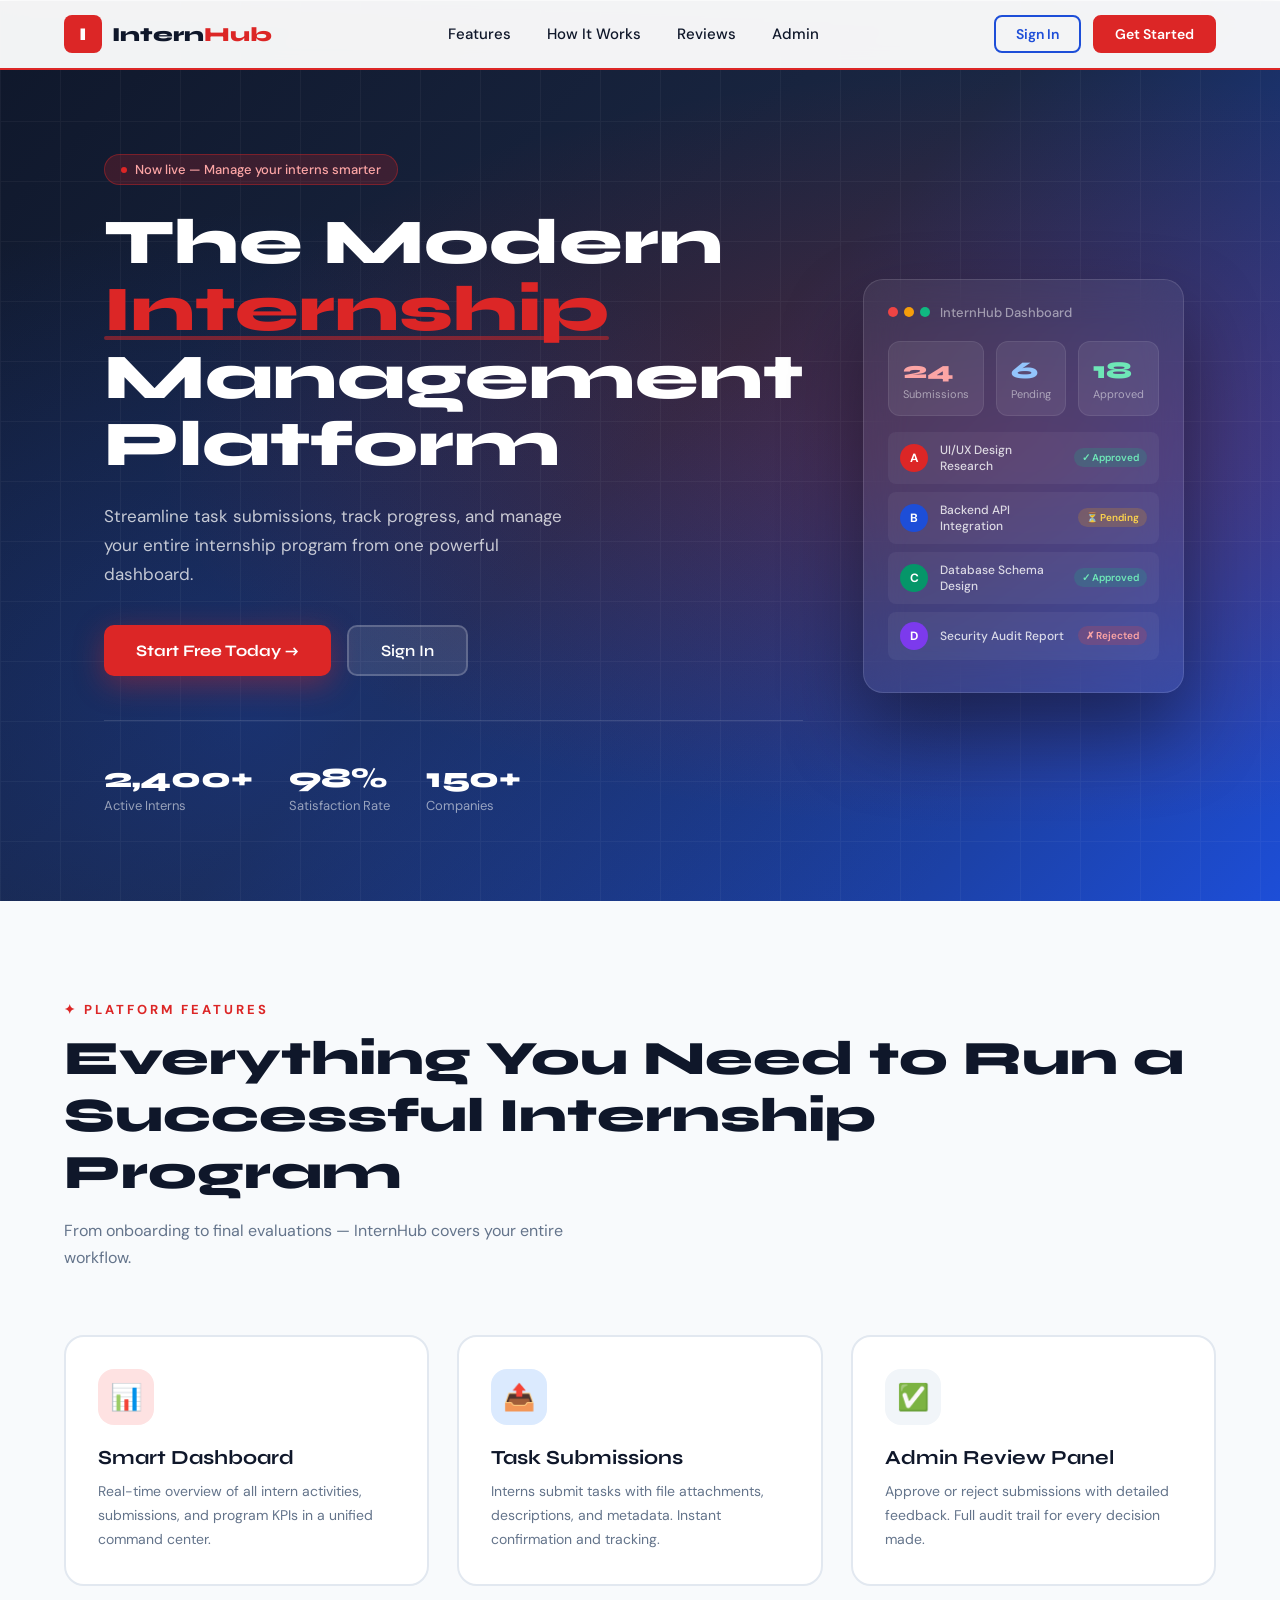
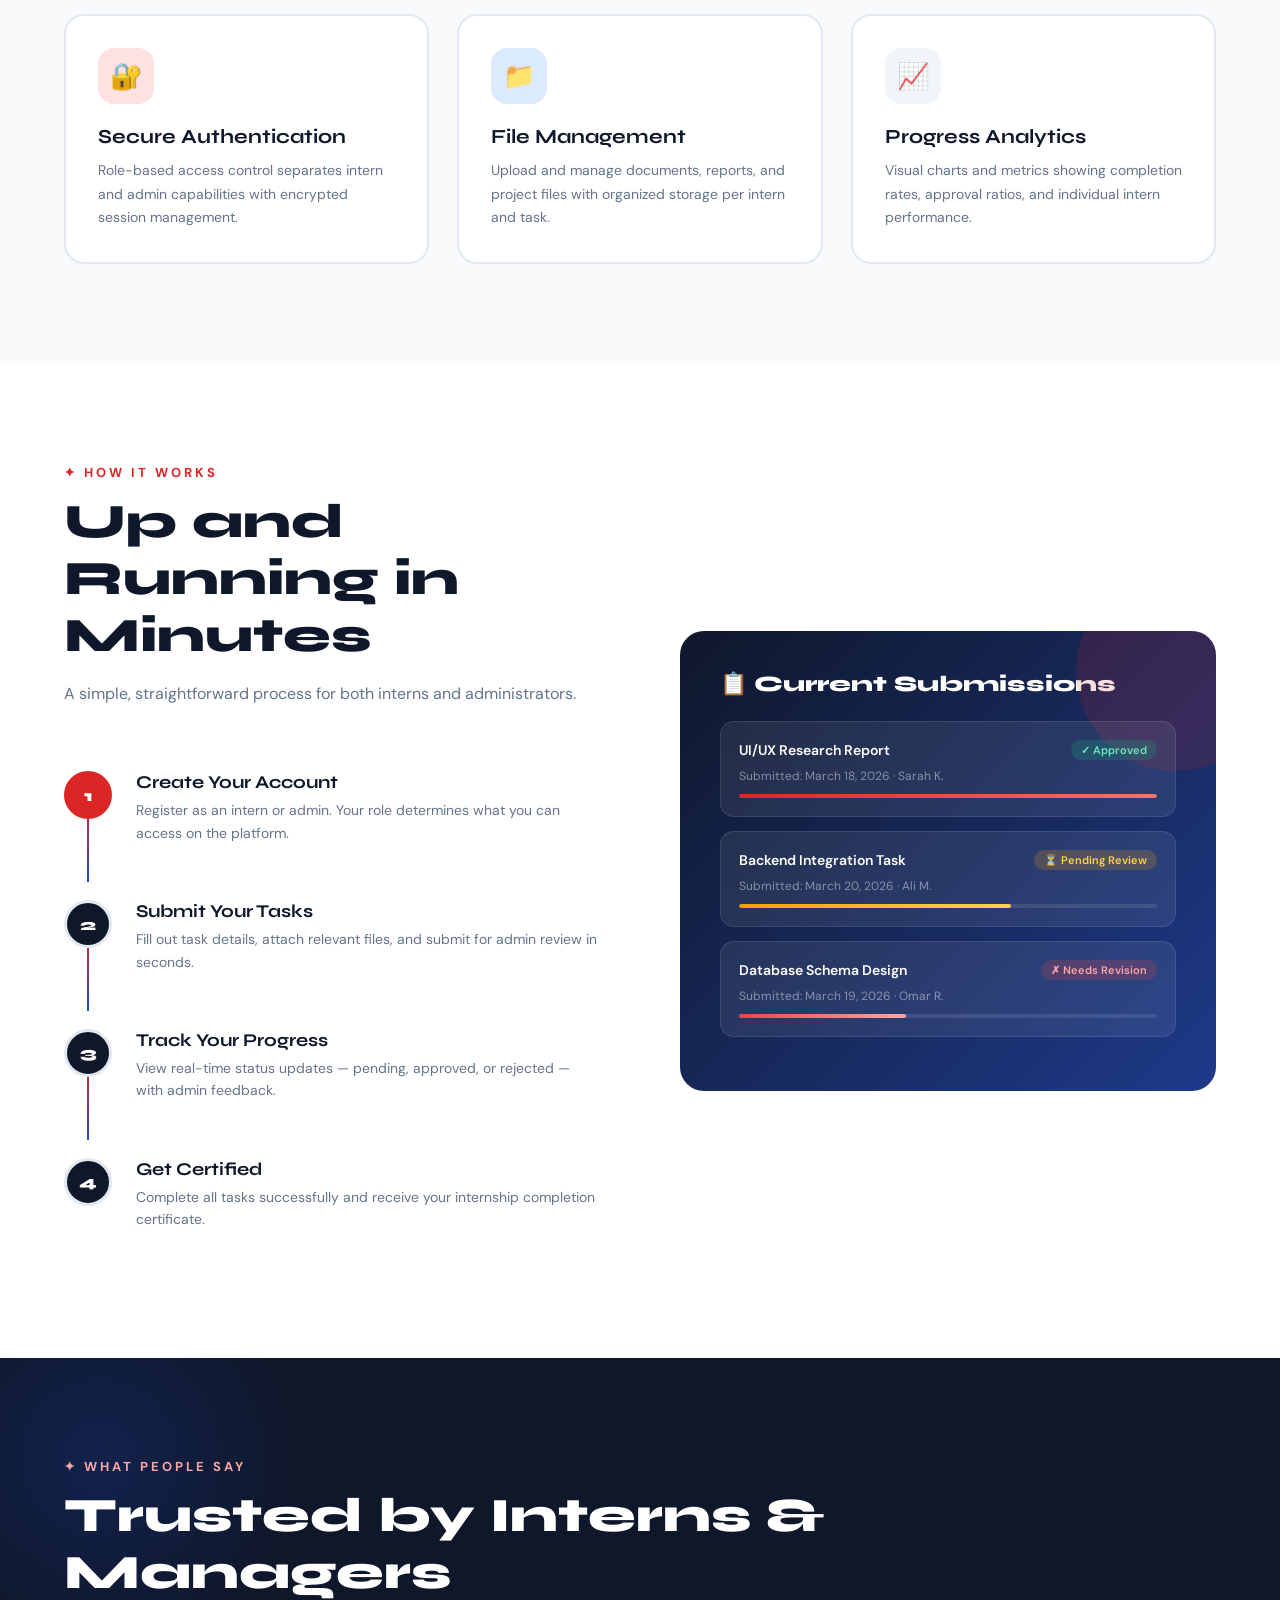
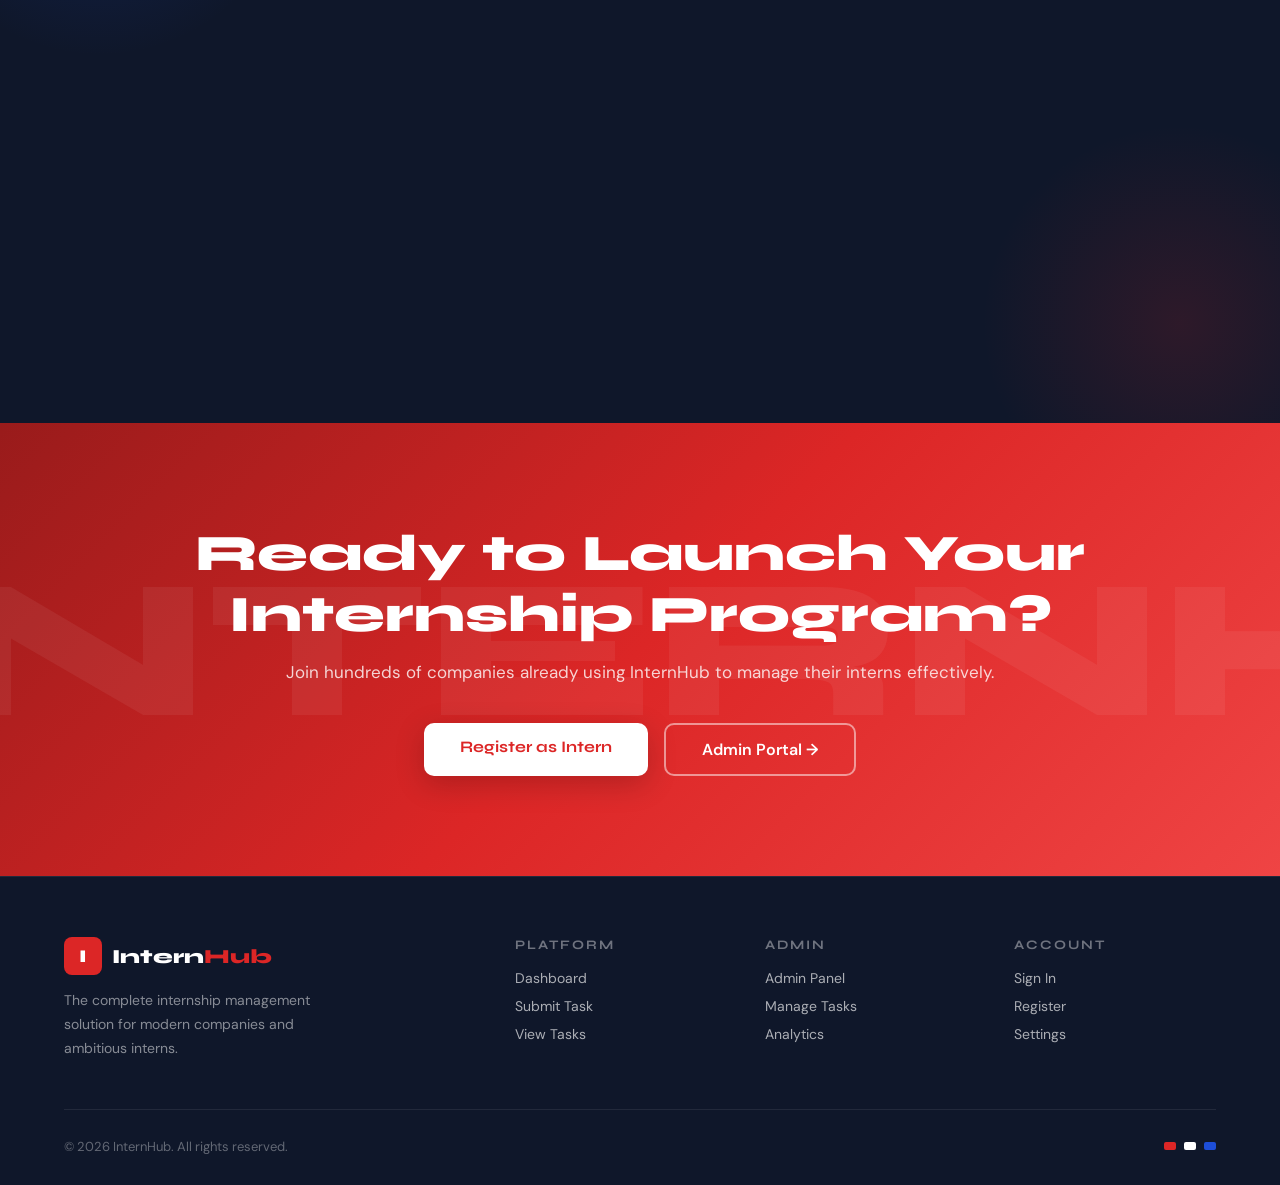
<file: index.html>
<!DOCTYPE html>
<html lang="en">
<head>
<meta charset="UTF-8">
<meta name="viewport" content="width=device-width, initial-scale=1.0">
<title>InternHub – Internship Management Platform</title>
<link rel="stylesheet" href="css/components.css">
<link href="https://fonts.googleapis.com/css2?family=Syne:wght@400;600;700;800&family=DM+Sans:wght@300;400;500;600&display=swap" rel="stylesheet">
<style>
  :root {
    --red: #DC2626;
    --red-dark: #991B1B;
    --red-light: #FEE2E2;
    --blue: #1D4ED8;
    --blue-dark: #1E3A8A;
    --blue-light: #DBEAFE;
    --white: #FFFFFF;
    --off-white: #F8FAFC;
    --gray: #64748B;
    --gray-light: #F1F5F9;
    --dark: #0F172A;
    --border: #E2E8F0;
  }
  * { margin: 0; padding: 0; box-sizing: border-box; }
  html { scroll-behavior: smooth; }
  body { font-family: 'DM Sans', sans-serif; color: var(--dark); background: var(--white); overflow-x: hidden; }
  h1, h2, h3, h4, h5 { font-family: 'Syne', sans-serif; }

  /* NAV */
  nav {
    position: fixed; top: 0; left: 0; right: 0; z-index: 100;
    background: rgba(255,255,255,0.95); backdrop-filter: blur(12px);
    border-bottom: 2px solid var(--red);
    padding: 0 5%;
    display: flex; align-items: center; justify-content: space-between;
    height: 70px;
  }
  .logo { display: flex; align-items: center; gap: 10px; text-decoration: none; }
  .logo-icon {
    width: 38px; height: 38px; background: var(--red);
    border-radius: 8px; display: flex; align-items: center; justify-content: center;
    font-family: 'Syne', sans-serif; font-weight: 800; color: white; font-size: 18px;
  }
  .logo-text { font-family: 'Syne', sans-serif; font-weight: 800; font-size: 20px; color: var(--dark); }
  .logo-text span { color: var(--red); }
  .nav-links { display: flex; align-items: center; gap: 36px; }
  .nav-links a { text-decoration: none; color: var(--dark); font-weight: 500; font-size: 15px; transition: color .2s; }
  .nav-links a:hover { color: var(--red); }
  .nav-cta { display: flex; gap: 12px; }
  .btn-outline {
    padding: 8px 20px; border: 2px solid var(--blue); color: var(--blue);
    border-radius: 8px; font-weight: 600; text-decoration: none; font-size: 14px;
    transition: all .2s; font-family: 'DM Sans', sans-serif;
  }
  .btn-outline:hover { background: var(--blue); color: white; }
  .btn-primary {
    padding: 8px 20px; background: var(--red); color: white;
    border-radius: 8px; font-weight: 600; text-decoration: none; font-size: 14px;
    transition: all .2s; font-family: 'DM Sans', sans-serif; border: 2px solid var(--red);
  }
  .btn-primary:hover { background: var(--red-dark); border-color: var(--red-dark); }

  /* HERO */
  .hero {
    min-height: 100vh; padding-top: 70px;
    background: linear-gradient(135deg, var(--dark) 0%, #1a2744 50%, #1D4ED8 100%);
    position: relative; overflow: hidden;
    display: flex; align-items: center;
  }
  .hero::before {
    content: '';
    position: absolute; inset: 0;
    background: radial-gradient(ellipse at 80% 50%, rgba(220,38,38,0.25) 0%, transparent 60%),
                radial-gradient(ellipse at 20% 80%, rgba(29,78,216,0.3) 0%, transparent 50%);
  }
  .hero-grid {
    position: absolute; inset: 0; opacity: 0.04;
    background-image: linear-gradient(var(--white) 1px, transparent 1px),
                      linear-gradient(90deg, var(--white) 1px, transparent 1px);
    background-size: 60px 60px;
  }
  .hero-content {
    position: relative; z-index: 2; max-width: 1200px;
    margin: 0 auto; padding: 0 5%;
    display: grid; grid-template-columns: 1fr 1fr; gap: 60px; align-items: center;
  }
  .hero-badge {
    display: inline-flex; align-items: center; gap: 8px;
    background: rgba(220,38,38,0.2); border: 1px solid rgba(220,38,38,0.4);
    padding: 6px 16px; border-radius: 100px; margin-bottom: 24px;
    font-size: 13px; color: #FCA5A5; font-weight: 500;
  }
  .hero-badge span { width: 6px; height: 6px; background: var(--red); border-radius: 50%; animation: pulse 2s infinite; }
  @keyframes pulse { 0%,100%{opacity:1;transform:scale(1)} 50%{opacity:.5;transform:scale(1.5)} }
  .hero h1 {
    font-size: clamp(40px, 5vw, 68px); font-weight: 800; line-height: 1.05;
    color: white; margin-bottom: 24px;
  }
  .hero h1 .accent { color: var(--red); position: relative; display: inline-block; }
  .hero h1 .accent::after {
    content: ''; position: absolute; bottom: 4px; left: 0; right: 0;
    height: 4px; background: var(--red); border-radius: 2px; opacity: .5;
  }
  .hero p { font-size: 17px; color: rgba(255,255,255,0.75); line-height: 1.7; margin-bottom: 36px; max-width: 480px; }
  .hero-actions { display: flex; gap: 16px; flex-wrap: wrap; }
  .btn-hero-primary {
    padding: 14px 32px; background: var(--red); color: white; border-radius: 10px;
    font-weight: 700; font-size: 16px; text-decoration: none; font-family: 'Syne', sans-serif;
    transition: all .25s; display: flex; align-items: center; gap: 8px;
    box-shadow: 0 8px 30px rgba(220,38,38,0.4);
  }
  .btn-hero-primary:hover { transform: translateY(-2px); box-shadow: 0 12px 40px rgba(220,38,38,0.5); background: #b91c1c; }
  .btn-hero-secondary {
    padding: 14px 32px; background: rgba(255,255,255,0.1); color: white; border-radius: 10px;
    font-weight: 600; font-size: 16px; text-decoration: none; font-family: 'Syne', sans-serif;
    transition: all .25s; border: 2px solid rgba(255,255,255,0.2);
  }
  .btn-hero-secondary:hover { background: rgba(255,255,255,0.18); border-color: rgba(255,255,255,0.4); }
  .hero-stats { display: flex; gap: 36px; margin-top: 44px; padding-top: 36px; border-top: 1px solid rgba(255,255,255,0.12); }
  .stat-item { padding: 4px 0; }
  .stat-number { font-family: 'Syne', sans-serif; font-size: 28px; font-weight: 800; color: white; }
  .stat-label { font-size: 13px; color: rgba(255,255,255,0.55); margin-top: 2px; }

  /* HERO VISUAL */
  .hero-visual { position: relative; }
  .dashboard-preview {
    background: rgba(255,255,255,0.06); border: 1px solid rgba(255,255,255,0.12);
    border-radius: 20px; padding: 24px; backdrop-filter: blur(20px);
    box-shadow: 0 40px 80px rgba(0,0,0,0.4);
    animation: float 6s ease-in-out infinite;
  }
  @keyframes float { 0%,100%{transform:translateY(0)} 50%{transform:translateY(-12px)} }
  .preview-header { display: flex; align-items: center; gap: 10px; margin-bottom: 20px; }
  .preview-dots { display: flex; gap: 6px; }
  .preview-dots span { width: 10px; height: 10px; border-radius: 50%; }
  .preview-dots span:nth-child(1) { background: #EF4444; }
  .preview-dots span:nth-child(2) { background: #F59E0B; }
  .preview-dots span:nth-child(3) { background: #10B981; }
  .preview-title { font-size: 13px; color: rgba(255,255,255,0.5); font-weight: 500; }
  .preview-cards { display: grid; grid-template-columns: 1fr 1fr 1fr; gap: 12px; margin-bottom: 16px; }
  .preview-card {
    padding: 14px; border-radius: 12px; background: rgba(255,255,255,0.08);
    border: 1px solid rgba(255,255,255,0.08);
  }
  .preview-card-num { font-family: 'Syne', sans-serif; font-size: 24px; font-weight: 800; color: white; }
  .preview-card-label { font-size: 11px; color: rgba(255,255,255,0.5); margin-top: 2px; }
  .preview-card.red .preview-card-num { color: #FCA5A5; }
  .preview-card.blue .preview-card-num { color: #93C5FD; }
  .preview-card.green .preview-card-num { color: #6EE7B7; }
  .preview-table-row {
    display: flex; align-items: center; gap: 12px;
    padding: 10px 12px; border-radius: 8px; background: rgba(255,255,255,0.05);
    margin-bottom: 8px;
  }
  .preview-avatar {
    width: 28px; height: 28px; border-radius: 50%; background: var(--red);
    display: flex; align-items: center; justify-content: center;
    font-size: 12px; font-weight: 700; color: white; flex-shrink: 0;
  }
  .preview-name { font-size: 12px; color: rgba(255,255,255,0.8); font-weight: 500; flex: 1; }
  .preview-badge {
    font-size: 10px; padding: 3px 8px; border-radius: 100px; font-weight: 600;
  }
  .badge-pending { background: rgba(245,158,11,0.2); color: #FCD34D; }
  .badge-approved { background: rgba(16,185,129,0.2); color: #6EE7B7; }
  .badge-rejected { background: rgba(239,68,68,0.2); color: #FCA5A5; }

  /* FEATURES */
  .features { padding: 100px 5%; background: var(--off-white); }
  .section-label {
    font-size: 13px; font-weight: 700; letter-spacing: 3px; text-transform: uppercase;
    color: var(--red); margin-bottom: 12px;
  }
  .section-title { font-size: clamp(30px, 4vw, 48px); font-weight: 800; color: var(--dark); margin-bottom: 16px; }
  .section-sub { font-size: 16px; color: var(--gray); max-width: 520px; line-height: 1.7; }
  .section-header { margin-bottom: 64px; }
  .features-grid { display: grid; grid-template-columns: repeat(3, 1fr); gap: 28px; max-width: 1200px; margin: 0 auto; }
  .feature-card {
    background: white; border-radius: 20px; padding: 32px;
    border: 2px solid var(--border); transition: all .3s;
    position: relative; overflow: hidden;
  }
  .feature-card::before {
    content: ''; position: absolute; top: 0; left: 0; right: 0; height: 4px;
    background: linear-gradient(90deg, var(--red), var(--blue));
    transform: scaleX(0); transform-origin: left; transition: transform .3s;
  }
  .feature-card:hover { border-color: transparent; box-shadow: 0 20px 60px rgba(0,0,0,0.1); transform: translateY(-4px); }
  .feature-card:hover::before { transform: scaleX(1); }
  .feature-icon {
    width: 56px; height: 56px; border-radius: 16px; margin-bottom: 20px;
    display: flex; align-items: center; justify-content: center; font-size: 26px;
  }
  .feature-icon.red { background: var(--red-light); }
  .feature-icon.blue { background: var(--blue-light); }
  .feature-icon.dark { background: var(--gray-light); }
  .feature-card h3 { font-size: 20px; font-weight: 700; margin-bottom: 10px; color: var(--dark); }
  .feature-card p { font-size: 14px; color: var(--gray); line-height: 1.7; }

  /* HOW IT WORKS */
  .how-it-works { padding: 100px 5%; background: white; }
  .how-content { max-width: 1200px; margin: 0 auto; display: grid; grid-template-columns: 1fr 1fr; gap: 80px; align-items: center; }
  .steps { display: flex; flex-direction: column; gap: 0; }
  .step { display: flex; gap: 24px; padding: 28px 0; position: relative; }
  .step:not(:last-child)::after {
    content: ''; position: absolute; left: 23px; top: 70px; bottom: -10px; width: 2px;
    background: linear-gradient(to bottom, var(--red), var(--blue));
  }
  .step-num {
    width: 48px; height: 48px; border-radius: 50%; background: var(--dark);
    display: flex; align-items: center; justify-content: center; flex-shrink: 0;
    font-family: 'Syne', sans-serif; font-weight: 800; font-size: 16px; color: white;
    border: 3px solid var(--border); z-index: 1; position: relative;
  }
  .step.active .step-num { background: var(--red); border-color: var(--red); }
  .step-content h4 { font-size: 18px; font-weight: 700; margin-bottom: 6px; color: var(--dark); }
  .step-content p { font-size: 14px; color: var(--gray); line-height: 1.6; }
  .how-visual {
    background: linear-gradient(135deg, var(--dark), var(--blue-dark));
    border-radius: 24px; padding: 40px; position: relative; overflow: hidden;
  }
  .how-visual::before {
    content: '';  position: absolute; top: -60px; right: -60px;
    width: 200px; height: 200px; border-radius: 50%;
    background: rgba(220,38,38,0.15);
  }
  .how-visual h3 { font-size: 22px; font-weight: 800; color: white; margin-bottom: 24px; }
  .visual-task {
    background: rgba(255,255,255,0.08); border-radius: 14px; padding: 18px; margin-bottom: 14px;
    border: 1px solid rgba(255,255,255,0.1); position: relative; z-index: 1;
  }
  .task-header { display: flex; align-items: center; justify-content: space-between; margin-bottom: 8px; }
  .task-title { font-size: 14px; font-weight: 600; color: white; }
  .task-status { font-size: 11px; padding: 3px 10px; border-radius: 100px; font-weight: 600; }
  .task-meta { font-size: 12px; color: rgba(255,255,255,0.45); }
  .progress-bar { height: 4px; background: rgba(255,255,255,0.1); border-radius: 2px; margin-top: 10px; overflow: hidden; }
  .progress-fill { height: 100%; border-radius: 2px; background: linear-gradient(90deg, var(--red), #F87171); }

  /* TESTIMONIALS */
  .testimonials { padding: 100px 5%; background: var(--dark); position: relative; overflow: hidden; }
  .testimonials::before {
    content: ''; position: absolute; top: -100px; left: -100px;
    width: 400px; height: 400px; border-radius: 50%;
    background: radial-gradient(circle, rgba(29,78,216,0.2), transparent 70%);
  }
  .testimonials::after {
    content: ''; position: absolute; bottom: -100px; right: -100px;
    width: 400px; height: 400px; border-radius: 50%;
    background: radial-gradient(circle, rgba(220,38,38,0.15), transparent 70%);
  }
  .testimonials .section-label { color: #FCA5A5; }
  .testimonials .section-title { color: white; }
  .testi-grid { display: grid; grid-template-columns: repeat(3,1fr); gap: 24px; max-width: 1200px; margin: 0 auto; position: relative; z-index: 1; }
  .testi-card {
    background: rgba(255,255,255,0.05); border: 1px solid rgba(255,255,255,0.1);
    border-radius: 20px; padding: 28px; backdrop-filter: blur(8px);
  }
  .stars { color: #F59E0B; font-size: 14px; margin-bottom: 16px; letter-spacing: 2px; }
  .testi-text { font-size: 15px; color: rgba(255,255,255,0.8); line-height: 1.7; margin-bottom: 20px; font-style: italic; }
  .testi-author { display: flex; align-items: center; gap: 12px; }
  .testi-avatar {
    width: 44px; height: 44px; border-radius: 50%; background: linear-gradient(135deg, var(--red), var(--blue));
    display: flex; align-items: center; justify-content: center; font-weight: 700; color: white; font-size: 16px;
  }
  .testi-name { font-weight: 700; color: white; font-size: 15px; }
  .testi-role { font-size: 12px; color: rgba(255,255,255,0.45); margin-top: 2px; }

  /* CTA */
  .cta-section {
    padding: 100px 5%;
    background: linear-gradient(135deg, var(--red-dark), var(--red), #EF4444);
    text-align: center; position: relative; overflow: hidden;
  }
  .cta-section::before {
    content: 'INTERNH'; font-family: 'Syne', sans-serif; font-weight: 800; font-size: 200px;
    color: rgba(255,255,255,0.06); position: absolute; top: 50%; left: 50%;
    transform: translate(-50%, -50%); white-space: nowrap; pointer-events: none;
  }
  .cta-section h2 { font-size: clamp(28px,4vw,52px); font-weight: 800; color: white; margin-bottom: 16px; position: relative; z-index: 1; }
  .cta-section p { font-size: 17px; color: rgba(255,255,255,0.8); margin-bottom: 40px; position: relative; z-index: 1; }
  .cta-buttons { display: flex; gap: 16px; justify-content: center; flex-wrap: wrap; position: relative; z-index: 1; }
  .btn-white {
    padding: 14px 36px; background: white; color: var(--red);
    border-radius: 10px; font-weight: 700; font-size: 16px; text-decoration: none;
    font-family: 'Syne', sans-serif; transition: all .25s; box-shadow: 0 8px 30px rgba(0,0,0,0.2);
  }
  .btn-white:hover { transform: translateY(-2px); box-shadow: 0 14px 40px rgba(0,0,0,0.3); }
  .btn-ghost {
    padding: 14px 36px; background: transparent; color: white;
    border-radius: 10px; font-weight: 600; font-size: 16px; text-decoration: none;
    border: 2px solid rgba(255,255,255,0.5); transition: all .25s;
  }
  .btn-ghost:hover { border-color: white; background: rgba(255,255,255,0.1); }

  /* FOOTER */
  footer {
    background: var(--dark); padding: 60px 5% 30px;
    border-top: 1px solid rgba(255,255,255,0.08);
  }
  .footer-grid { display: grid; grid-template-columns: 2fr 1fr 1fr 1fr; gap: 48px; max-width: 1200px; margin: 0 auto; margin-bottom: 48px; }
  .footer-brand p { font-size: 14px; color: rgba(255,255,255,0.5); margin-top: 14px; line-height: 1.7; max-width: 280px; }
  .footer-col h4 { font-size: 13px; font-weight: 700; letter-spacing: 2px; text-transform: uppercase; color: rgba(255,255,255,0.4); margin-bottom: 16px; }
  .footer-col a { display: block; font-size: 14px; color: rgba(255,255,255,0.65); text-decoration: none; margin-bottom: 10px; transition: color .2s; }
  .footer-col a:hover { color: var(--red); }
  .footer-bottom { max-width: 1200px; margin: 0 auto; padding-top: 28px; border-top: 1px solid rgba(255,255,255,0.08); display: flex; justify-content: space-between; align-items: center; }
  .footer-bottom p { font-size: 13px; color: rgba(255,255,255,0.35); }
  .footer-flags { display: flex; gap: 8px; }
  .footer-flag { width: 8px; height: 8px; border-radius: 50%; }

  /* RESPONSIVE */
  @media (max-width: 900px) {
    .hero-content { grid-template-columns: 1fr; }
    .hero-visual { display: none; }
    .features-grid { grid-template-columns: 1fr 1fr; }
    .how-content { grid-template-columns: 1fr; }
    .testi-grid { grid-template-columns: 1fr; }
    .footer-grid { grid-template-columns: 1fr 1fr; }
    .nav-links { display: none; }
  }

  /* ANIMATIONS */
  .fade-up { opacity: 0; transform: translateY(30px); transition: all .7s cubic-bezier(.16,1,.3,1); }
  .fade-up.visible { opacity: 1; transform: translateY(0); }
</style>
</head>
<body>

<!-- NAV -->
<div data-component="header-home"></div>

<!-- HERO -->
<section class="hero">
  <div class="hero-grid"></div>
  <div class="hero-content">
    <div class="hero-text">
      <div class="hero-badge">
        <span></span>
        Now live — Manage your interns smarter
      </div>
      <h1>The Modern <span class="accent">Internship</span> Management Platform</h1>
      <p>Streamline task submissions, track progress, and manage your entire internship program from one powerful dashboard.</p>
      <div class="hero-actions">
        <a href="register.html" class="btn-hero-primary">Start Free Today →</a>
        <a href="login.html" class="btn-hero-secondary">Sign In</a>
      </div>
      <div class="hero-stats">
        <div class="stat-item">
          <div class="stat-number">2,400+</div>
          <div class="stat-label">Active Interns</div>
        </div>
        <div class="stat-item">
          <div class="stat-number">98%</div>
          <div class="stat-label">Satisfaction Rate</div>
        </div>
        <div class="stat-item">
          <div class="stat-number">150+</div>
          <div class="stat-label">Companies</div>
        </div>
      </div>
    </div>
    <div class="hero-visual">
      <div class="dashboard-preview">
        <div class="preview-header">
          <div class="preview-dots">
            <span></span><span></span><span></span>
          </div>
          <div class="preview-title">InternHub Dashboard</div>
        </div>
        <div class="preview-cards">
          <div class="preview-card red">
            <div class="preview-card-num">24</div>
            <div class="preview-card-label">Submissions</div>
          </div>
          <div class="preview-card blue">
            <div class="preview-card-num">6</div>
            <div class="preview-card-label">Pending</div>
          </div>
          <div class="preview-card green">
            <div class="preview-card-num">18</div>
            <div class="preview-card-label">Approved</div>
          </div>
        </div>
        <div class="preview-table-row">
          <div class="preview-avatar">A</div>
          <div class="preview-name">UI/UX Design Research</div>
          <div class="preview-badge badge-approved">✓ Approved</div>
        </div>
        <div class="preview-table-row">
          <div class="preview-avatar" style="background:#1D4ED8">B</div>
          <div class="preview-name">Backend API Integration</div>
          <div class="preview-badge badge-pending">⏳ Pending</div>
        </div>
        <div class="preview-table-row">
          <div class="preview-avatar" style="background:#059669">C</div>
          <div class="preview-name">Database Schema Design</div>
          <div class="preview-badge badge-approved">✓ Approved</div>
        </div>
        <div class="preview-table-row">
          <div class="preview-avatar" style="background:#7C3AED">D</div>
          <div class="preview-name">Security Audit Report</div>
          <div class="preview-badge badge-rejected">✗ Rejected</div>
        </div>
      </div>
    </div>
  </div>
</section>

<!-- FEATURES -->
<section class="features" id="features">
  <div style="max-width:1200px;margin:0 auto;">
    <div class="section-header fade-up">
      <div class="section-label">✦ Platform Features</div>
      <h2 class="section-title">Everything You Need to Run a Successful Internship Program</h2>
      <p class="section-sub">From onboarding to final evaluations — InternHub covers your entire workflow.</p>
    </div>
    <div class="features-grid">
      <div class="feature-card fade-up">
        <div class="feature-icon red">📊</div>
        <h3>Smart Dashboard</h3>
        <p>Real-time overview of all intern activities, submissions, and program KPIs in a unified command center.</p>
      </div>
      <div class="feature-card fade-up">
        <div class="feature-icon blue">📤</div>
        <h3>Task Submissions</h3>
        <p>Interns submit tasks with file attachments, descriptions, and metadata. Instant confirmation and tracking.</p>
      </div>
      <div class="feature-card fade-up">
        <div class="feature-icon dark">✅</div>
        <h3>Admin Review Panel</h3>
        <p>Approve or reject submissions with detailed feedback. Full audit trail for every decision made.</p>
      </div>
      <div class="feature-card fade-up">
        <div class="feature-icon red">🔐</div>
        <h3>Secure Authentication</h3>
        <p>Role-based access control separates intern and admin capabilities with encrypted session management.</p>
      </div>
      <div class="feature-card fade-up">
        <div class="feature-icon blue">📁</div>
        <h3>File Management</h3>
        <p>Upload and manage documents, reports, and project files with organized storage per intern and task.</p>
      </div>
      <div class="feature-card fade-up">
        <div class="feature-icon dark">📈</div>
        <h3>Progress Analytics</h3>
        <p>Visual charts and metrics showing completion rates, approval ratios, and individual intern performance.</p>
      </div>
    </div>
  </div>
</section>

<!-- HOW IT WORKS -->
<section class="how-it-works" id="how-it-works">
  <div class="how-content">
    <div class="fade-up">
      <div class="section-label">✦ How It Works</div>
      <h2 class="section-title">Up and Running in Minutes</h2>
      <p class="section-sub" style="margin-bottom:36px;">A simple, straightforward process for both interns and administrators.</p>
      <div class="steps">
        <div class="step active">
          <div class="step-num">1</div>
          <div class="step-content">
            <h4>Create Your Account</h4>
            <p>Register as an intern or admin. Your role determines what you can access on the platform.</p>
          </div>
        </div>
        <div class="step">
          <div class="step-num">2</div>
          <div class="step-content">
            <h4>Submit Your Tasks</h4>
            <p>Fill out task details, attach relevant files, and submit for admin review in seconds.</p>
          </div>
        </div>
        <div class="step">
          <div class="step-num">3</div>
          <div class="step-content">
            <h4>Track Your Progress</h4>
            <p>View real-time status updates — pending, approved, or rejected — with admin feedback.</p>
          </div>
        </div>
        <div class="step">
          <div class="step-num">4</div>
          <div class="step-content">
            <h4>Get Certified</h4>
            <p>Complete all tasks successfully and receive your internship completion certificate.</p>
          </div>
        </div>
      </div>
    </div>
    <div class="how-visual fade-up">
      <h3>📋 Current Submissions</h3>
      <div class="visual-task">
        <div class="task-header">
          <div class="task-title">UI/UX Research Report</div>
          <div class="task-status badge-approved">✓ Approved</div>
        </div>
        <div class="task-meta">Submitted: March 18, 2026 · Sarah K.</div>
        <div class="progress-bar"><div class="progress-fill" style="width:100%"></div></div>
      </div>
      <div class="visual-task">
        <div class="task-header">
          <div class="task-title">Backend Integration Task</div>
          <div class="task-status badge-pending">⏳ Pending Review</div>
        </div>
        <div class="task-meta">Submitted: March 20, 2026 · Ali M.</div>
        <div class="progress-bar"><div class="progress-fill" style="width:65%; background: linear-gradient(90deg,#F59E0B,#FCD34D)"></div></div>
      </div>
      <div class="visual-task">
        <div class="task-header">
          <div class="task-title">Database Schema Design</div>
          <div class="task-status badge-rejected">✗ Needs Revision</div>
        </div>
        <div class="task-meta">Submitted: March 19, 2026 · Omar R.</div>
        <div class="progress-bar"><div class="progress-fill" style="width:40%; background: linear-gradient(90deg,#EF4444,#FCA5A5)"></div></div>
      </div>
    </div>
  </div>
</section>

<!-- TESTIMONIALS -->
<section class="testimonials" id="testimonials">
  <div style="max-width:1200px;margin:0 auto;">
    <div class="section-header fade-up">
      <div class="section-label">✦ What People Say</div>
      <h2 class="section-title">Trusted by Interns & Managers</h2>
    </div>
    <div class="testi-grid">
      <div class="testi-card fade-up">
        <div class="stars">★★★★★</div>
        <p class="testi-text">"InternHub completely transformed how we run our summer program. The admin panel makes reviewing 50+ submissions effortless."</p>
        <div class="testi-author">
          <div class="testi-avatar">R</div>
          <div>
            <div class="testi-name">Rania Al-Farsi</div>
            <div class="testi-role">HR Manager, TechCorp</div>
          </div>
        </div>
      </div>
      <div class="testi-card fade-up">
        <div class="stars">★★★★★</div>
        <p class="testi-text">"As an intern, being able to track my submission status in real-time gave me so much peace of mind. The interface is clean and intuitive."</p>
        <div class="testi-author">
          <div class="testi-avatar">K</div>
          <div>
            <div class="testi-name">Khalid Mahmoud</div>
            <div class="testi-role">Software Engineering Intern</div>
          </div>
        </div>
      </div>
      <div class="testi-card fade-up">
        <div class="stars">★★★★☆</div>
        <p class="testi-text">"The feedback system is a game-changer. I can leave detailed notes on each submission and the intern gets notified instantly."</p>
        <div class="testi-author">
          <div class="testi-avatar">F</div>
          <div>
            <div class="testi-name">Fatima Zaydan</div>
            <div class="testi-role">Program Coordinator</div>
          </div>
        </div>
      </div>
    </div>
  </div>
</section>

<!-- CTA -->
<section class="cta-section">
  <h2>Ready to Launch Your Internship Program?</h2>
  <p>Join hundreds of companies already using InternHub to manage their interns effectively.</p>
  <div class="cta-buttons">
    <a href="register.html" class="btn-white">Register as Intern</a>
    <a href="admin-dashboard.html" class="btn-ghost">Admin Portal →</a>
  </div>
</section>

<!-- FOOTER -->
<div data-component="footer"></div>

<script src="js/components.js"></script>
<script src="js/main.js"></script>
<script>
  const observer = new IntersectionObserver(entries => {
    entries.forEach((e, i) => {
      if (e.isIntersecting) {
        setTimeout(() => e.target.classList.add('visible'), i * 100);
      }
    });
  }, { threshold: 0.1 });
  document.querySelectorAll('.fade-up').forEach(el => observer.observe(el));
</script>
</body>
</html>
</file>
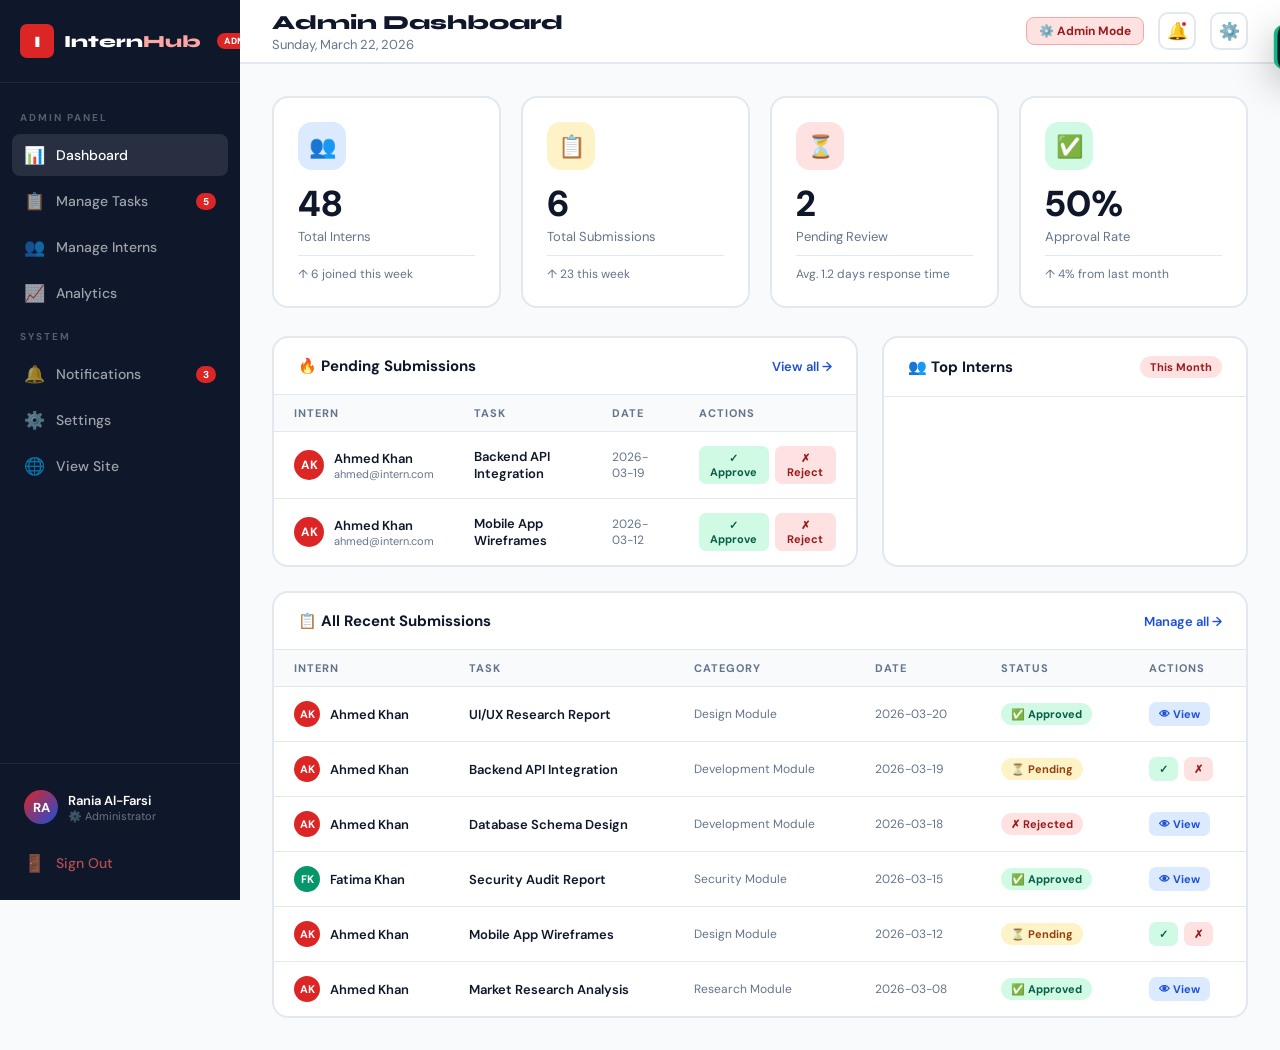
<file: admin-dashboard.html>
<!DOCTYPE html>
<html lang="en">
<head>
<meta charset="UTF-8">
<meta name="viewport" content="width=device-width, initial-scale=1.0">
<title>Admin Dashboard – InternHub</title>
<link rel="stylesheet" href="css/components.css">
<link href="https://fonts.googleapis.com/css2?family=Syne:wght@400;600;700;800&family=DM+Sans:wght@300;400;500;600&display=swap" rel="stylesheet">
<style>
  :root{--red:#DC2626;--red-dark:#991B1B;--red-light:#FEE2E2;--blue:#1D4ED8;--blue-dark:#1E3A8A;--blue-light:#DBEAFE;--white:#fff;--dark:#0F172A;--gray:#64748B;--border:#E2E8F0;--off-white:#F8FAFC;--sidebar:240px}
  *{margin:0;padding:0;box-sizing:border-box}
  body{font-family:'DM Sans',sans-serif;background:var(--off-white);color:var(--dark);min-height:100vh;display:flex}
  h1,h2,h3,h4{font-family:'Syne',sans-serif}
  .sidebar{width:var(--sidebar);background:var(--dark);min-height:100vh;display:flex;flex-direction:column;position:fixed;left:0;top:0;bottom:0;z-index:50}
  .sidebar-logo{padding:24px 20px;border-bottom:1px solid rgba(255,255,255,.08);display:flex;align-items:center;gap:10px;text-decoration:none}
  .logo-icon{width:34px;height:34px;background:var(--red);border-radius:7px;display:flex;align-items:center;justify-content:center;font-family:'Syne',sans-serif;font-weight:800;color:white;font-size:16px;flex-shrink:0}
  .logo-text{font-family:'Syne',sans-serif;font-weight:800;font-size:17px;color:white}
  .logo-text span{color:#FCA5A5}
  .admin-badge{background:var(--red);color:white;font-size:9px;font-weight:800;padding:2px 7px;border-radius:100px;letter-spacing:.5px;text-transform:uppercase;margin-left:6px}
  .sidebar-nav{flex:1;padding:16px 12px;display:flex;flex-direction:column;gap:4px}
  .nav-section-title{font-size:10px;letter-spacing:2px;text-transform:uppercase;color:rgba(255,255,255,.3);padding:12px 8px 6px;font-weight:700}
  .nav-item{display:flex;align-items:center;gap:12px;padding:10px 12px;border-radius:10px;text-decoration:none;color:rgba(255,255,255,.6);font-size:14px;font-weight:500;transition:all .2s;cursor:pointer}
  .nav-item:hover{background:rgba(255,255,255,.08);color:white}
  .nav-item.active{background:var(--red);color:white}
  .nav-icon{font-size:17px;width:20px;text-align:center;flex-shrink:0}
  .nav-badge{margin-left:auto;background:var(--red);color:white;font-size:10px;font-weight:700;padding:2px 7px;border-radius:100px}
  .nav-item.active .nav-badge{background:rgba(255,255,255,.3)}
  .sidebar-bottom{padding:16px 12px;border-top:1px solid rgba(255,255,255,.08)}
  .user-profile{display:flex;align-items:center;gap:10px;padding:10px 12px;border-radius:10px;cursor:pointer}
  .user-avatar{width:34px;height:34px;border-radius:50%;background:linear-gradient(135deg,var(--red),var(--blue));display:flex;align-items:center;justify-content:center;font-weight:700;color:white;font-size:13px;flex-shrink:0}
  .user-name{font-size:13px;font-weight:600;color:white}
  .user-role{font-size:11px;color:rgba(255,255,255,.4)}
  .main{margin-left:var(--sidebar);flex:1;display:flex;flex-direction:column}
  .topbar{background:white;border-bottom:2px solid var(--border);padding:0 32px;height:64px;display:flex;align-items:center;justify-content:space-between}
  .topbar h1{font-size:20px;font-weight:800}
  .topbar-right{display:flex;align-items:center;gap:14px}
  .topbar-btn{width:38px;height:38px;border-radius:10px;border:2px solid var(--border);background:white;cursor:pointer;display:flex;align-items:center;justify-content:center;font-size:17px;transition:all .2s;position:relative}
  .topbar-btn:hover{border-color:var(--red);background:var(--red-light)}
  .notif-dot{position:absolute;top:6px;right:6px;width:8px;height:8px;background:var(--red);border-radius:50%;border:2px solid white}
  .admin-tag{background:var(--red-light);color:var(--red-dark);font-size:12px;font-weight:700;padding:5px 12px;border-radius:8px;border:1px solid #FCA5A5}
  .content{padding:32px;flex:1}

  /* STATS */
  .stats-grid{display:grid;grid-template-columns:repeat(4,1fr);gap:20px;margin-bottom:28px}
  .stat-card{background:white;border-radius:16px;padding:24px;border:2px solid var(--border);transition:all .3s;cursor:pointer}
  .stat-card:hover{transform:translateY(-3px);box-shadow:0 12px 40px rgba(0,0,0,.08);border-color:transparent}
  .stat-icon{width:48px;height:48px;border-radius:14px;display:flex;align-items:center;justify-content:center;font-size:22px;margin-bottom:16px}
  .stat-icon.red{background:var(--red-light)}
  .stat-icon.blue{background:var(--blue-light)}
  .stat-icon.green{background:#D1FAE5}
  .stat-icon.yellow{background:#FEF3C7}
  .stat-num{font-size:36px;font-weight:800;color:var(--dark);line-height:1}
  .stat-label{font-size:13px;color:var(--gray);margin-top:6px}
  .stat-sub{font-size:12px;color:var(--gray);margin-top:10px;padding-top:10px;border-top:1px solid var(--border)}

  /* GRID */
  .content-grid{display:grid;grid-template-columns:1.6fr 1fr;gap:24px;margin-bottom:24px}
  .card{background:white;border-radius:16px;border:2px solid var(--border);overflow:hidden}
  .card-header{padding:18px 24px;border-bottom:1px solid var(--border);display:flex;align-items:center;justify-content:space-between}
  .card-title{font-size:15px;font-weight:700}
  .card-badge{font-size:11px;padding:4px 10px;border-radius:100px;background:var(--red-light);color:var(--red-dark);font-weight:700}

  /* SUBMISSIONS TABLE */
  .sub-table{width:100%;border-collapse:collapse}
  .sub-table th{padding:11px 20px;text-align:left;font-size:11px;text-transform:uppercase;letter-spacing:1px;color:var(--gray);font-weight:700;background:var(--off-white);border-bottom:1px solid var(--border)}
  .sub-table td{padding:14px 20px;border-bottom:1px solid var(--border);font-size:13px;vertical-align:middle}
  .sub-table tr:last-child td{border-bottom:none}
  .sub-table tr:hover td{background:var(--off-white)}
  .intern-cell{display:flex;align-items:center;gap:10px}
  .intern-av{width:30px;height:30px;border-radius:50%;background:linear-gradient(135deg,var(--red),var(--blue));display:flex;align-items:center;justify-content:center;color:white;font-size:12px;font-weight:700;flex-shrink:0}
  .intern-name{font-weight:600;font-size:13px}
  .intern-email{font-size:11px;color:var(--gray)}
  .badge{display:inline-flex;align-items:center;padding:4px 10px;border-radius:100px;font-size:11px;font-weight:700}
  .badge-pending{background:#FEF3C7;color:#92400E}
  .badge-approved{background:#D1FAE5;color:#065F46}
  .badge-rejected{background:var(--red-light);color:var(--red-dark)}
  .action-btns{display:flex;gap:6px}
  .action-btn{padding:5px 10px;border-radius:7px;border:none;font-size:11px;font-weight:700;cursor:pointer;transition:all .2s;font-family:'DM Sans',sans-serif}
  .btn-approve{background:#D1FAE5;color:#065F46}
  .btn-approve:hover{background:#10B981;color:white}
  .btn-reject{background:var(--red-light);color:var(--red-dark)}
  .btn-reject:hover{background:var(--red);color:white}
  .btn-view{background:var(--blue-light);color:var(--blue)}
  .btn-view:hover{background:var(--blue);color:white}

  /* INTERNS LIST */
  .intern-list{padding:8px 0}
  .intern-row{display:flex;align-items:center;gap:14px;padding:14px 24px;border-bottom:1px solid var(--border)}
  .intern-row:last-child{border-bottom:none}
  .intern-row:hover{background:var(--off-white)}
  .intern-row-avatar{width:38px;height:38px;border-radius:50%;display:flex;align-items:center;justify-content:center;font-weight:700;color:white;font-size:13px;flex-shrink:0}
  .intern-row-info{flex:1}
  .intern-row-name{font-size:13px;font-weight:600;color:var(--dark)}
  .intern-row-sub{font-size:11px;color:var(--gray);margin-top:1px}
  .intern-row-stats{text-align:right}
  .intern-row-num{font-size:16px;font-weight:800;color:var(--dark);font-family:'Syne',sans-serif}
  .intern-row-label{font-size:10px;color:var(--gray)}

  /* TOAST */
  .toast{position:fixed;top:24px;right:24px;background:var(--dark);color:white;padding:14px 22px;border-radius:12px;font-size:14px;font-weight:500;display:flex;align-items:center;gap:10px;z-index:999;transform:translateX(120%);transition:transform .4s cubic-bezier(.16,1,.3,1);box-shadow:0 12px 40px rgba(0,0,0,.3)}
  .toast.show{transform:translateX(0)}
  .toast.success{border-left:4px solid #10B981}
  .toast.error{border-left:4px solid var(--red)}

  /* FEEDBACK MODAL */
  .modal-overlay{display:none;position:fixed;inset:0;background:rgba(0,0,0,.5);z-index:200;align-items:center;justify-content:center;backdrop-filter:blur(4px)}
  .modal-overlay.show{display:flex}
  .modal{background:white;border-radius:20px;padding:32px;max-width:480px;width:90%}
  .modal h3{font-size:18px;font-weight:800;margin-bottom:6px}
  .modal p{font-size:13px;color:var(--gray);margin-bottom:20px}
  .modal textarea{width:100%;padding:12px 14px;border:2px solid var(--border);border-radius:10px;font-family:'DM Sans',sans-serif;font-size:14px;outline:none;resize:vertical;min-height:100px;transition:border .2s}
  .modal textarea:focus{border-color:var(--blue)}
  .modal-btns{display:flex;justify-content:flex-end;gap:10px;margin-top:16px}
  .modal-btn-cancel{padding:9px 20px;border:2px solid var(--border);border-radius:9px;background:white;font-size:13px;font-weight:600;color:var(--gray);cursor:pointer;font-family:'DM Sans',sans-serif;transition:all .2s}
  .modal-btn-approve{padding:9px 20px;background:#10B981;color:white;border:none;border-radius:9px;font-size:13px;font-weight:700;cursor:pointer;font-family:'Syne',sans-serif;transition:all .2s}
  .modal-btn-approve:hover{background:#059669}
  .modal-btn-reject{padding:9px 20px;background:var(--red);color:white;border:none;border-radius:9px;font-size:13px;font-weight:700;cursor:pointer;font-family:'Syne',sans-serif;transition:all .2s}
  .modal-btn-reject:hover{background:var(--red-dark)}
  @media(max-width:1100px){.stats-grid{grid-template-columns:1fr 1fr}.content-grid{grid-template-columns:1fr}}
  @media(max-width:768px){.sidebar{display:none}.main{margin-left:0}}
</style>
</head>
<body>

<div class="toast success" id="toast"><span id="toastIcon">✅</span><span id="toastMsg">—</span></div>

<div class="modal-overlay" id="feedbackModal">
  <div class="modal">
    <h3 id="modalTitle">Review Submission</h3>
    <p id="modalSubtitle">Provide feedback before approving or rejecting.</p>
    <textarea id="feedbackText" placeholder="Write your feedback here..."></textarea>
    <div class="modal-btns">
      <button class="modal-btn-cancel" onclick="closeModal()">Cancel</button>
      <button class="modal-btn-reject" onclick="submitReview('rejected')">✗ Reject</button>
      <button class="modal-btn-approve" onclick="submitReview('approved')">✓ Approve</button>
    </div>
  </div>
</div>

<!-- SIDEBAR -->
<div data-component="sidebar-admin"></div>

<!-- MAIN -->
<div class="main">
  <div class="topbar">
    <div>
      <h1>Admin Dashboard</h1>
      <p style="font-size:13px;color:var(--gray);margin-top:1px">Sunday, March 22, 2026</p>
    </div>
    <div class="topbar-right">
      <span class="admin-tag">⚙️ Admin Mode</span>
      <div class="topbar-btn">🔔<div class="notif-dot"></div></div>
      <div class="topbar-btn">⚙️</div>
    </div>
  </div>

  <div class="content">
    <!-- STATS -->
    <div class="stats-grid">
      <div class="stat-card">
        <div class="stat-icon blue">👥</div>
        <div class="stat-num">48</div>
        <div class="stat-label">Total Interns</div>
        <div class="stat-sub">↑ 6 joined this week</div>
      </div>
      <div class="stat-card">
        <div class="stat-icon yellow">📋</div>
        <div class="stat-num">187</div>
        <div class="stat-label">Total Submissions</div>
        <div class="stat-sub">↑ 23 this week</div>
      </div>
      <div class="stat-card">
        <div class="stat-icon red">⏳</div>
        <div class="stat-num">14</div>
        <div class="stat-label">Pending Review</div>
        <div class="stat-sub">Avg. 1.2 days response time</div>
      </div>
      <div class="stat-card">
        <div class="stat-icon green">✅</div>
        <div class="stat-num">92%</div>
        <div class="stat-label">Approval Rate</div>
        <div class="stat-sub">↑ 4% from last month</div>
      </div>
    </div>

    <!-- GRID -->
    <div class="content-grid">
      <!-- PENDING SUBMISSIONS -->
      <div class="card">
        <div class="card-header">
          <div class="card-title">🔥 Pending Submissions</div>
          <a href="admin-manage.html" style="font-size:13px;color:var(--blue);text-decoration:none;font-weight:600">View all →</a>
        </div>
        <table class="sub-table" id="pendingTable">
          <thead>
            <tr>
              <th>Intern</th>
              <th>Task</th>
              <th>Date</th>
              <th>Actions</th>
            </tr>
          </thead>
          <tbody id="pendingBody"></tbody>
        </table>
      </div>

      <!-- INTERNS -->
      <div class="card">
        <div class="card-header">
          <div class="card-title">👥 Top Interns</div>
          <span class="card-badge">This Month</span>
        </div>
        <div class="intern-list" id="internList"></div>
      </div>
    </div>

    <!-- RECENT ALL -->
    <div class="card">
      <div class="card-header">
        <div class="card-title">📋 All Recent Submissions</div>
        <a href="admin-manage.html" style="font-size:13px;color:var(--blue);text-decoration:none;font-weight:600">Manage all →</a>
      </div>
      <table class="sub-table">
        <thead><tr><th>Intern</th><th>Task</th><th>Category</th><th>Date</th><th>Status</th><th>Actions</th></tr></thead>
        <tbody id="allBody"></tbody>
      </table>
    </div>
  </div>
</div>

<script>
let submissions = window.TaskPortal ? TaskPortal.getTasks() : [];

function renderDashboard() {
  submissions = window.TaskPortal ? TaskPortal.getTasks() : [];
  
  // Update Stats
  const totalSub = submissions.length;
  const pendingSub = submissions.filter(s => s.status === 'pending').length;
  const approvedSub = submissions.filter(s => s.status === 'approved').length;
  const approvalRate = totalSub > 0 ? Math.round((approvedSub / totalSub) * 100) : 0;

  document.querySelectorAll('.stat-num')[1].textContent = totalSub;
  document.querySelectorAll('.stat-num')[2].textContent = pendingSub;
  document.querySelectorAll('.stat-num')[3].textContent = approvalRate + '%';

  // Render Pending
  const pending = submissions.filter(s => s.status === 'pending');
  document.getElementById('pendingBody').innerHTML = pending.slice(0, 5).map(s => `
    <tr>
      <td><div class="intern-cell"><div class="intern-av" style="background:${s.color}">${s.initials}</div><div><div class="intern-name">${s.intern}</div><div class="intern-email">${s.email}</div></div></div></td>
      <td style="font-weight:600;font-size:13px">${s.title || s.task}</td>
      <td style="color:var(--gray);font-size:12px">${s.date}</td>
      <td><div class="action-btns"><button class="action-btn btn-approve" onclick="quickReview(${s.id},'approved')">✓ Approve</button><button class="action-btn btn-reject" onclick="quickReview(${s.id},'rejected')">✗ Reject</button></div></td>
    </tr>
  `).join('') || '<tr><td colspan="4" style="text-align:center;padding:30px;color:var(--gray);font-size:13px">🎉 All caught up! No pending submissions.</td></tr>';

  // Render All Recent
  const bm = {pending:'<span class="badge badge-pending">⏳ Pending</span>',approved:'<span class="badge badge-approved">✅ Approved</span>',rejected:'<span class="badge badge-rejected">✗ Rejected</span>'};
  document.getElementById('allBody').innerHTML = submissions.slice(0, 6).map(s => `
    <tr>
      <td><div class="intern-cell"><div class="intern-av" style="background:${s.color};width:26px;height:26px;font-size:11px">${s.initials}</div><div class="intern-name">${s.intern}</div></div></td>
      <td style="font-weight:600;font-size:13px">${s.title || s.task}</td>
      <td style="font-size:12px;color:var(--gray)">${s.cat}</td>
      <td style="font-size:12px;color:var(--gray)">${s.date}</td>
      <td>${bm[s.status]}</td>
      <td><div class="action-btns">${s.status==='pending'?`<button class="action-btn btn-approve" onclick="quickReview(${s.id},'approved')">✓</button><button class="action-btn btn-reject" onclick="quickReview(${s.id},'rejected')">✗</button>`:'<button class="action-btn btn-view">👁 View</button>'}</div></td>
    </tr>
  `).join('');
}

function quickReview(id, action) {
  if (confirm(`Are you sure you want to ${action} this task?`)) {
    if (window.TaskPortal) {
      TaskPortal.updateTask(id, { status: action, feedback: action === 'approved' ? 'Approved via dashboard' : 'Rejected via dashboard' });
      showToast(action === 'approved' ? '✅ Submission approved!' : '✗ Submission rejected.', action === 'approved' ? 'success' : 'error');
      renderDashboard();
    }
  }
}

function showToast(msg, type='success') {
  const toast = document.getElementById('toast');
  document.getElementById('toastMsg').textContent = msg;
  document.getElementById('toastIcon').textContent = type === 'success' ? '✅' : '⚠️';
  toast.className = `toast ${type} show`;
  setTimeout(() => { toast.classList.remove('show'); }, 3500);
}

document.addEventListener('DOMContentLoaded', renderDashboard);
</script>
<script src="js/tasks.js"></script>
<script src="js/components.js"></script>
<script src="js/main.js"></script>
</body>
</html>
</file>
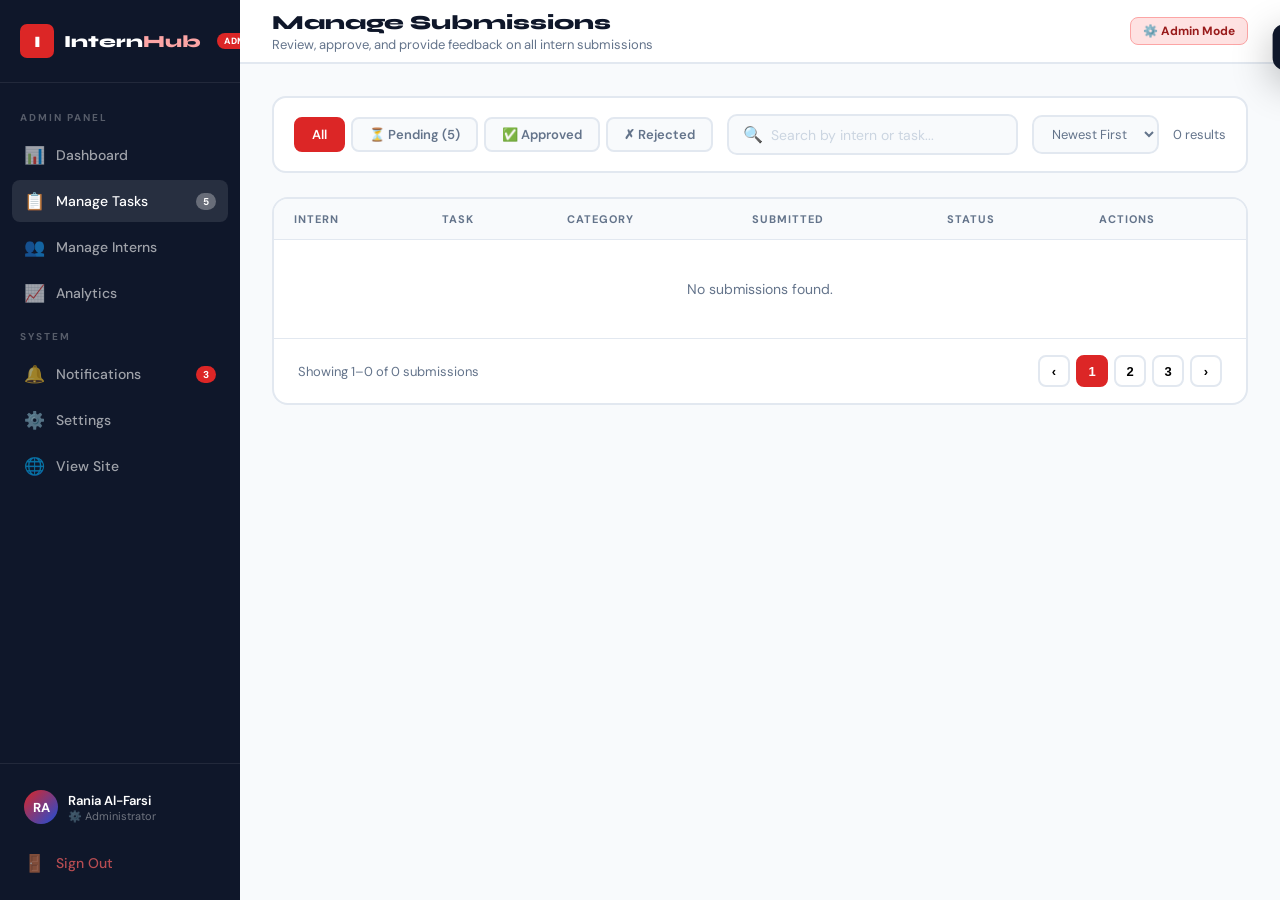
<file: admin-manage.html>
<!DOCTYPE html>
<html lang="en">
<head>
<meta charset="UTF-8">
<meta name="viewport" content="width=device-width, initial-scale=1.0">
<title>Manage Tasks – InternHub Admin</title>
<link rel="stylesheet" href="css/components.css">
<link href="https://fonts.googleapis.com/css2?family=Syne:wght@400;600;700;800&family=DM+Sans:wght@300;400;500;600&display=swap" rel="stylesheet">
<style>
  :root{--red:#DC2626;--red-dark:#991B1B;--red-light:#FEE2E2;--blue:#1D4ED8;--blue-dark:#1E3A8A;--blue-light:#DBEAFE;--white:#fff;--dark:#0F172A;--gray:#64748B;--border:#E2E8F0;--off-white:#F8FAFC;--sidebar:240px}
  *{margin:0;padding:0;box-sizing:border-box}
  body{font-family:'DM Sans',sans-serif;background:var(--off-white);color:var(--dark);min-height:100vh;display:flex}
  h1,h2,h3,h4{font-family:'Syne',sans-serif}
  .sidebar{width:var(--sidebar);background:var(--dark);min-height:100vh;display:flex;flex-direction:column;position:fixed;left:0;top:0;bottom:0;z-index:50}
  .sidebar-logo{padding:24px 20px;border-bottom:1px solid rgba(255,255,255,.08);display:flex;align-items:center;gap:10px;text-decoration:none}
  .logo-icon{width:34px;height:34px;background:var(--red);border-radius:7px;display:flex;align-items:center;justify-content:center;font-family:'Syne',sans-serif;font-weight:800;color:white;font-size:16px;flex-shrink:0}
  .logo-text{font-family:'Syne',sans-serif;font-weight:800;font-size:17px;color:white}
  .logo-text span{color:#FCA5A5}
  .admin-badge{background:var(--red);color:white;font-size:9px;font-weight:800;padding:2px 7px;border-radius:100px;letter-spacing:.5px;text-transform:uppercase;margin-left:6px}
  .sidebar-nav{flex:1;padding:16px 12px;display:flex;flex-direction:column;gap:4px}
  .nav-section-title{font-size:10px;letter-spacing:2px;text-transform:uppercase;color:rgba(255,255,255,.3);padding:12px 8px 6px;font-weight:700}
  .nav-item{display:flex;align-items:center;gap:12px;padding:10px 12px;border-radius:10px;text-decoration:none;color:rgba(255,255,255,.6);font-size:14px;font-weight:500;transition:all .2s}
  .nav-item:hover{background:rgba(255,255,255,.08);color:white}
  .nav-item.active{background:var(--red);color:white}
  .nav-icon{font-size:17px;width:20px;text-align:center;flex-shrink:0}
  .nav-badge{margin-left:auto;background:var(--red);color:white;font-size:10px;font-weight:700;padding:2px 7px;border-radius:100px}
  .nav-item.active .nav-badge{background:rgba(255,255,255,.3)}
  .sidebar-bottom{padding:16px 12px;border-top:1px solid rgba(255,255,255,.08)}
  .user-profile{display:flex;align-items:center;gap:10px;padding:10px 12px}
  .user-avatar{width:34px;height:34px;border-radius:50%;background:linear-gradient(135deg,var(--red),var(--blue));display:flex;align-items:center;justify-content:center;font-weight:700;color:white;font-size:13px;flex-shrink:0}
  .user-name{font-size:13px;font-weight:600;color:white}
  .user-role{font-size:11px;color:rgba(255,255,255,.4)}
  .main{margin-left:var(--sidebar);flex:1;display:flex;flex-direction:column}
  .topbar{background:white;border-bottom:2px solid var(--border);padding:0 32px;height:64px;display:flex;align-items:center;justify-content:space-between}
  .topbar h1{font-size:20px;font-weight:800}
  .admin-tag{background:var(--red-light);color:var(--red-dark);font-size:12px;font-weight:700;padding:5px 12px;border-radius:8px;border:1px solid #FCA5A5}
  .content{padding:32px}
  .toolbar{background:white;border-radius:14px;border:2px solid var(--border);padding:16px 20px;margin-bottom:24px;display:flex;align-items:center;gap:14px;flex-wrap:wrap}
  .filter-tabs{display:flex;gap:6px}
  .filter-tab{padding:7px 16px;border-radius:8px;border:2px solid var(--border);background:var(--off-white);font-size:13px;font-weight:600;color:var(--gray);cursor:pointer;transition:all .2s;font-family:'DM Sans',sans-serif}
  .filter-tab:hover{border-color:var(--blue);color:var(--blue)}
  .filter-tab.active{background:var(--red);color:white;border-color:var(--red)}
  .search-box{display:flex;align-items:center;gap:8px;background:var(--off-white);border:2px solid var(--border);border-radius:10px;padding:8px 14px;flex:1;max-width:300px}
  .search-box input{border:none;background:transparent;font-family:'DM Sans',sans-serif;font-size:14px;outline:none;width:100%;color:var(--dark)}
  .search-box input::placeholder{color:#CBD5E1}
  .sort-select{padding:8px 14px;border:2px solid var(--border);border-radius:10px;font-family:'DM Sans',sans-serif;font-size:13px;color:var(--gray);background:var(--off-white);outline:none;cursor:pointer}
  .results-info{margin-left:auto;font-size:13px;color:var(--gray)}
  .card{background:white;border-radius:16px;border:2px solid var(--border);overflow:hidden}
  .big-table{width:100%;border-collapse:collapse}
  .big-table th{padding:13px 20px;text-align:left;font-size:11px;text-transform:uppercase;letter-spacing:1px;color:var(--gray);font-weight:700;background:var(--off-white);border-bottom:1px solid var(--border)}
  .big-table td{padding:16px 20px;border-bottom:1px solid var(--border);font-size:13px;vertical-align:middle}
  .big-table tr:last-child td{border-bottom:none}
  .big-table tr:hover td{background:var(--off-white)}
  .intern-cell{display:flex;align-items:center;gap:10px}
  .intern-av{width:32px;height:32px;border-radius:50%;display:flex;align-items:center;justify-content:center;font-weight:700;color:white;font-size:12px;flex-shrink:0}
  .intern-name{font-weight:600;font-size:13px;color:var(--dark)}
  .intern-email{font-size:11px;color:var(--gray)}
  .task-name-cell{font-weight:600;color:var(--dark);margin-bottom:2px;font-size:13px}
  .task-cat{font-size:11px;color:var(--gray)}
  .badge{display:inline-flex;align-items:center;padding:5px 12px;border-radius:100px;font-size:11px;font-weight:700}
  .badge-pending{background:#FEF3C7;color:#92400E}
  .badge-approved{background:#D1FAE5;color:#065F46}
  .badge-rejected{background:var(--red-light);color:var(--red-dark)}
  .action-btns{display:flex;gap:6px}
  .action-btn{padding:6px 12px;border-radius:7px;border:none;font-size:11px;font-weight:700;cursor:pointer;transition:all .2s;font-family:'DM Sans',sans-serif}
  .btn-approve{background:#D1FAE5;color:#065F46}
  .btn-approve:hover{background:#10B981;color:white}
  .btn-reject{background:var(--red-light);color:var(--red-dark)}
  .btn-reject:hover{background:var(--red);color:white}
  .btn-view{background:var(--blue-light);color:var(--blue)}
  .btn-view:hover{background:var(--blue);color:white}
  .btn-delete{background:var(--off-white);color:var(--gray);border:1px solid var(--border)}
  .btn-delete:hover{background:var(--red-light);color:var(--red-dark);border-color:var(--red)}
  .pagination{display:flex;align-items:center;justify-content:space-between;padding:16px 24px;border-top:1px solid var(--border)}
  .page-info{font-size:13px;color:var(--gray)}
  .page-btns{display:flex;gap:6px}
  .page-btn{width:32px;height:32px;border-radius:8px;border:2px solid var(--border);background:white;cursor:pointer;font-size:13px;font-weight:600;transition:all .2s;display:flex;align-items:center;justify-content:center}
  .page-btn:hover{border-color:var(--blue);color:var(--blue)}
  .page-btn.active{background:var(--red);color:white;border-color:var(--red)}
  .toast{position:fixed;top:24px;right:24px;background:var(--dark);color:white;padding:14px 22px;border-radius:12px;font-size:14px;font-weight:500;display:flex;align-items:center;gap:10px;z-index:999;transform:translateX(120%);transition:transform .4s cubic-bezier(.16,1,.3,1);box-shadow:0 12px 40px rgba(0,0,0,.3)}
  .toast.show{transform:translateX(0)}
  .toast.success{border-left:4px solid #10B981}
  .toast.error{border-left:4px solid var(--red)}
  .modal-overlay{display:none;position:fixed;inset:0;background:rgba(0,0,0,.55);z-index:200;align-items:center;justify-content:center;backdrop-filter:blur(4px)}
  .modal-overlay.show{display:flex}
  .modal{background:white;border-radius:20px;padding:32px;max-width:500px;width:90%}
  .modal h3{font-size:18px;font-weight:800;margin-bottom:6px}
  .modal p{font-size:13px;color:var(--gray);margin-bottom:20px}
  .modal-detail{background:var(--off-white);border-radius:10px;padding:14px;margin-bottom:16px;font-size:13px;line-height:1.6}
  .modal-detail strong{color:var(--dark);font-weight:600}
  .modal textarea{width:100%;padding:12px 14px;border:2px solid var(--border);border-radius:10px;font-family:'DM Sans',sans-serif;font-size:14px;outline:none;resize:vertical;min-height:90px;transition:border .2s;background:var(--off-white)}
  .modal textarea:focus{border-color:var(--blue);background:white}
  .modal-btns{display:flex;justify-content:flex-end;gap:10px;margin-top:16px}
  .modal-btn-cancel{padding:9px 20px;border:2px solid var(--border);border-radius:9px;background:white;font-size:13px;font-weight:600;color:var(--gray);cursor:pointer;font-family:'DM Sans',sans-serif}
  .modal-btn-approve{padding:9px 20px;background:#10B981;color:white;border:none;border-radius:9px;font-size:13px;font-weight:700;cursor:pointer;font-family:'Syne',sans-serif}
  .modal-btn-approve:hover{background:#059669}
  .modal-btn-reject{padding:9px 20px;background:var(--red);color:white;border:none;border-radius:9px;font-size:13px;font-weight:700;cursor:pointer;font-family:'Syne',sans-serif}
  @media(max-width:768px){.sidebar{display:none}.main{margin-left:0}}
</style>
</head>
<body>

<div class="toast" id="toast"><span id="toastIcon">✅</span><span id="toastMsg">—</span></div>

<div class="modal-overlay" id="modal">
  <div class="modal">
    <h3 id="modalTitle">Review Submission</h3>
    <p id="modalSub">—</p>
    <div class="modal-detail" id="modalDetail">—</div>
    <label style="font-size:12px;font-weight:700;letter-spacing:.5px;text-transform:uppercase;color:var(--gray);display:block;margin-bottom:8px">💬 Feedback / Notes</label>
    <textarea id="feedbackText" placeholder="Leave detailed feedback for the intern..."></textarea>
    <div class="modal-btns">
      <button class="modal-btn-cancel" onclick="closeModal()">Cancel</button>
      <button class="modal-btn-reject" onclick="doAction('rejected')">✗ Reject</button>
      <button class="modal-btn-approve" onclick="doAction('approved')">✓ Approve</button>
    </div>
  </div>
</div>

<!-- SIDEBAR -->
<div data-component="sidebar-admin"></div>

<div class="main">
  <div class="topbar">
    <div>
      <h1>Manage Submissions</h1>
      <p style="font-size:13px;color:var(--gray);margin-top:1px">Review, approve, and provide feedback on all intern submissions</p>
    </div>
    <span class="admin-tag">⚙️ Admin Mode</span>
  </div>

  <div class="content">
    <div class="toolbar">
      <div class="filter-tabs">
        <button class="filter-tab active" onclick="setFilter('all',this)">All</button>
        <button class="filter-tab" onclick="setFilter('pending',this)">⏳ Pending (5)</button>
        <button class="filter-tab" onclick="setFilter('approved',this)">✅ Approved</button>
        <button class="filter-tab" onclick="setFilter('rejected',this)">✗ Rejected</button>
      </div>
      <div class="search-box">
        <span>🔍</span>
        <input type="text" placeholder="Search by intern or task..." oninput="setSearch(this.value)">
      </div>
      <select class="sort-select">
        <option>Newest First</option>
        <option>Oldest First</option>
        <option>Intern A–Z</option>
      </select>
      <div class="results-info" id="resultsInfo">—</div>
    </div>

    <div class="card">
      <table class="big-table">
        <thead>
          <tr>
            <th>Intern</th>
            <th>Task</th>
            <th>Category</th>
            <th>Submitted</th>
            <th>Status</th>
            <th>Actions</th>
          </tr>
        </thead>
        <tbody id="tableBody"></tbody>
      </table>
      <div class="pagination">
        <div class="page-info" id="pageInfo">—</div>
        <div class="page-btns">
          <button class="page-btn">‹</button>
          <button class="page-btn active">1</button>
          <button class="page-btn">2</button>
          <button class="page-btn">3</button>
          <button class="page-btn">›</button>
        </div>
      </div>
    </div>
  </div>
</div>

<script>
let submissions = window.TaskPortal ? TaskPortal.getTasks() : [];

let currentFilter = 'all', currentSearch = '', activeId = null;

function render() {
  let filtered = submissions.filter(s => {
    const matchF = currentFilter === 'all' || s.status === currentFilter;
    const taskName = s.title || s.task || '';
    const matchS = s.intern.toLowerCase().includes(currentSearch.toLowerCase()) || taskName.toLowerCase().includes(currentSearch.toLowerCase());
    return matchF && matchS;
  });
  document.getElementById('resultsInfo').textContent = `${filtered.length} result${filtered.length!==1?'s':''}`;
  document.getElementById('pageInfo').textContent = `Showing 1–${Math.min(filtered.length,10)} of ${filtered.length} submissions`;
  const bm = {pending:'<span class="badge badge-pending">⏳ Pending</span>',approved:'<span class="badge badge-approved">✅ Approved</span>',rejected:'<span class="badge badge-rejected">✗ Rejected</span>'};
  document.getElementById('tableBody').innerHTML = filtered.map(s => `
    <tr>
      <td><div class="intern-cell"><div class="intern-av" style="background:${s.color}">${s.initials}</div><div><div class="intern-name">${s.intern}</div><div class="intern-email">${s.email}</div></div></div></td>
      <td><div class="task-name-cell">${s.title || s.task}</div><div class="task-cat">📁 ${s.cat}</div></td>
      <td style="font-size:12px;color:var(--gray)">${s.cat}</td>
      <td style="font-size:12px;color:var(--gray)">${s.date}</td>
      <td>${bm[s.status]}</td>
      <td><div class="action-btns">
        <button class="action-btn btn-view" onclick="openModal(${s.id})">👁 Review</button>
        ${s.status==='pending'?`<button class="action-btn btn-approve" onclick="quickAction(${s.id},'approved')">✓</button><button class="action-btn btn-reject" onclick="quickAction(${s.id},'rejected')">✗</button>`:''}
        <button class="action-btn btn-delete" onclick="deleteRow(${s.id})">🗑</button>
      </div></td>
    </tr>
  `).join('') || `<tr><td colspan="6" style="text-align:center;padding:40px;color:var(--gray);font-size:14px">No submissions found.</td></tr>`;
}
function setFilter(f, el) {
  currentFilter = f;
  document.querySelectorAll('.filter-tab').forEach(t => t.classList.remove('active'));
  el.classList.add('active');
  render();
}
function setSearch(v) { currentSearch = v; render(); }
function openModal(id) {
  activeId = id;
  const s = submissions.find(x => x.id === id);
  document.getElementById('modalTitle').textContent = `📋 Review: ${s.title || s.task}`;
  document.getElementById('modalSub').textContent = `Submitted by ${s.intern} · ${s.date}`;
  document.getElementById('modalDetail').innerHTML = `<strong>Description:</strong> ${s.desc}`;
  document.getElementById('feedbackText').value = '';
  document.getElementById('modal').classList.add('show');
}
function closeModal() { document.getElementById('modal').classList.remove('show'); activeId = null; }
function doAction(action) {
  const feedback = document.getElementById('feedbackText').value;
  if (!feedback.trim()) { document.getElementById('feedbackText').style.borderColor = 'var(--red)'; return; }
  
  if (window.TaskPortal) {
    TaskPortal.updateTask(activeId, { status: action, feedback: feedback });
    submissions = TaskPortal.getTasks(); // Refresh local list
  }
  
  const s = submissions.find(x => x.id === activeId);
  closeModal();
  showToast(action === 'approved' ? `✅ "${s.title || s.task}" approved with feedback!` : `✗ "${s.title || s.task}" rejected with feedback.`, action === 'approved' ? 'success' : 'error');
  render();
}
function quickAction(id, action) {
  if (window.TaskPortal) {
    TaskPortal.updateTask(id, { status: action });
    submissions = TaskPortal.getTasks(); // Refresh local list
  }
  showToast(action === 'approved' ? `✅ Approved!` : `✗ Rejected.`, action === 'approved' ? 'success' : 'error');
  render();
}
function deleteRow(id) {
  if (confirm('Are you sure you want to delete this submission?')) {
    if (window.TaskPortal) {
      TaskPortal.deleteTask(id);
      submissions = TaskPortal.getTasks(); // Refresh local list
    }
    showToast('🗑 Submission deleted.', 'error');
    render();
  }
}
function showToast(msg, type='success') {
  const toast = document.getElementById('toast');
  document.getElementById('toastMsg').textContent = msg;
  document.getElementById('toastIcon').textContent = type === 'success' ? '✅' : '⚠️';
  toast.className = `toast ${type} show`;
  setTimeout(() => { toast.classList.remove('show'); }, 3500);
}
document.getElementById('modal').addEventListener('click', function(e) { if (e.target === this) closeModal(); });
render();
</script>
<script src="js/tasks.js"></script>
<script src="js/components.js"></script>
<script src="js/main.js"></script>
</body>
</html>
</file>
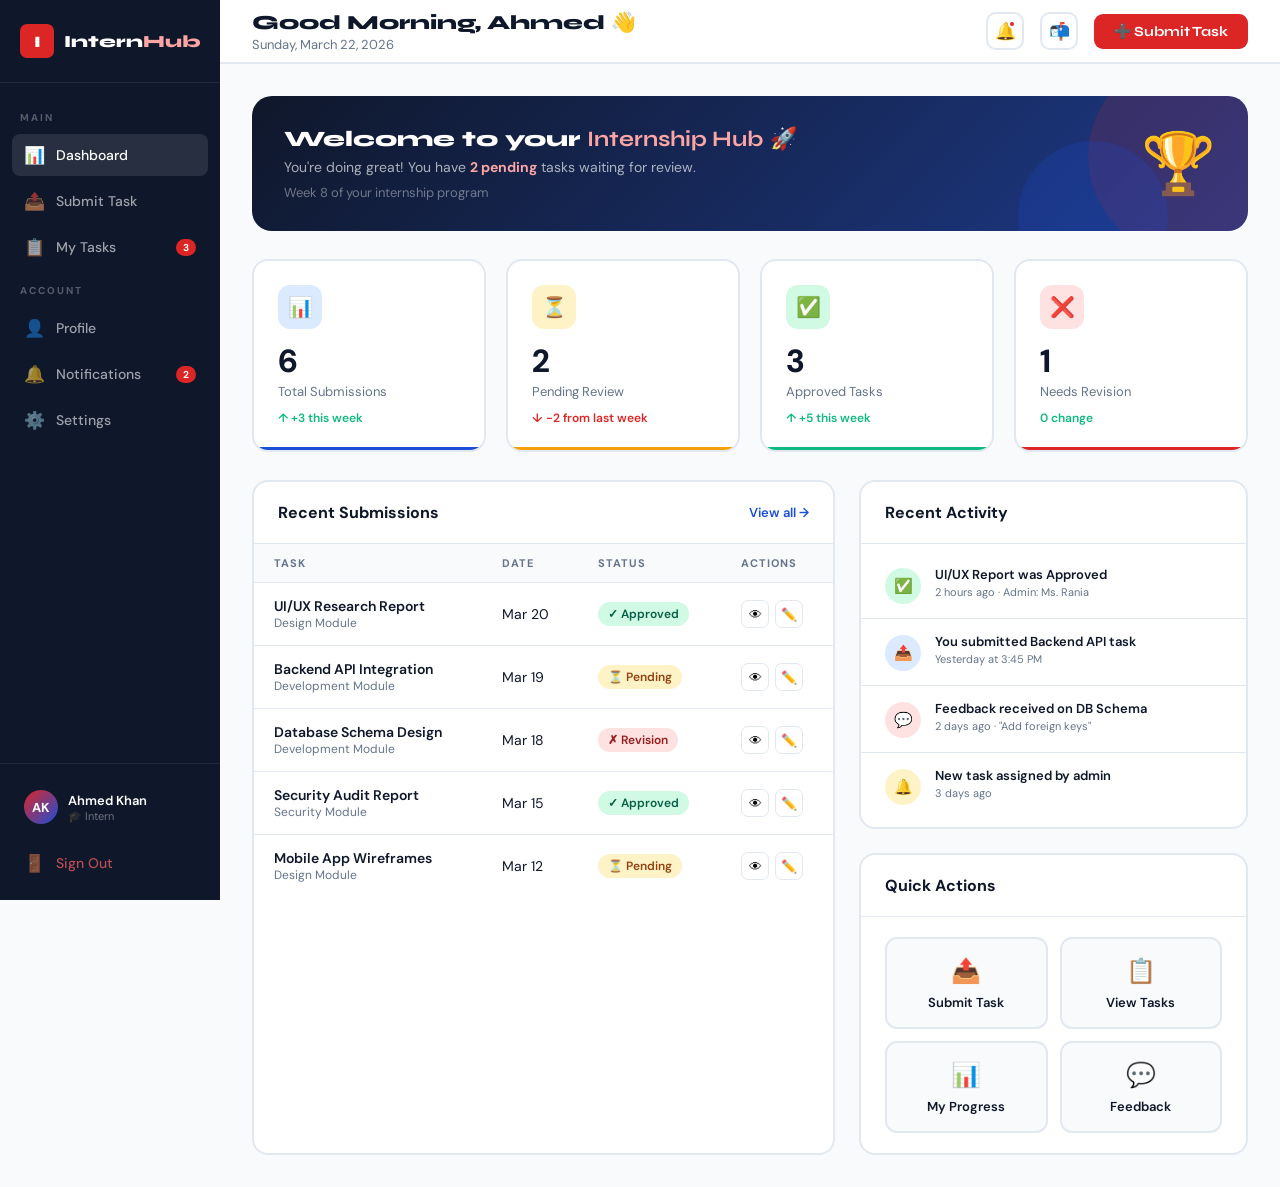
<file: dashboard.html>
<!DOCTYPE html>
<html lang="en">
<head>
<meta charset="UTF-8">
<meta name="viewport" content="width=device-width, initial-scale=1.0">
<title>Dashboard – InternHub</title>
<link rel="stylesheet" href="css/components.css">
<link href="https://fonts.googleapis.com/css2?family=Syne:wght@400;600;700;800&family=DM+Sans:wght@300;400;500;600&display=swap" rel="stylesheet">
<style>
  :root{--red:#DC2626;--red-dark:#991B1B;--red-light:#FEE2E2;--blue:#1D4ED8;--blue-dark:#1E3A8A;--blue-light:#DBEAFE;--white:#fff;--dark:#0F172A;--gray:#64748B;--border:#E2E8F0;--off-white:#F8FAFC;--sidebar:220px}
  *{margin:0;padding:0;box-sizing:border-box}
  body{font-family:'DM Sans',sans-serif;background:var(--off-white);color:var(--dark);min-height:100vh;display:flex}
  h1,h2,h3,h4{font-family:'Syne',sans-serif}

  /* SIDEBAR */
  .sidebar{width:var(--sidebar);background:var(--dark);min-height:100vh;display:flex;flex-direction:column;position:fixed;left:0;top:0;bottom:0;z-index:50;transition:transform .3s}
  .sidebar-logo{padding:24px 20px;border-bottom:1px solid rgba(255,255,255,.08);display:flex;align-items:center;gap:10px;text-decoration:none}
  .logo-icon{width:34px;height:34px;background:var(--red);border-radius:7px;display:flex;align-items:center;justify-content:center;font-family:'Syne',sans-serif;font-weight:800;color:white;font-size:16px;flex-shrink:0}
  .logo-text{font-family:'Syne',sans-serif;font-weight:800;font-size:17px;color:white}
  .logo-text span{color:#FCA5A5}
  .sidebar-nav{flex:1;padding:16px 12px;display:flex;flex-direction:column;gap:4px}
  .nav-section-title{font-size:10px;letter-spacing:2px;text-transform:uppercase;color:rgba(255,255,255,.3);padding:12px 8px 6px;font-weight:700}
  .nav-item{display:flex;align-items:center;gap:12px;padding:10px 12px;border-radius:10px;text-decoration:none;color:rgba(255,255,255,.6);font-size:14px;font-weight:500;transition:all .2s;cursor:pointer}
  .nav-item:hover{background:rgba(255,255,255,.08);color:white}
  .nav-item.active{background:var(--red);color:white}
  .nav-item.active .nav-icon{opacity:1}
  .nav-icon{font-size:17px;width:20px;text-align:center;flex-shrink:0}
  .nav-badge{margin-left:auto;background:var(--red);color:white;font-size:10px;font-weight:700;padding:2px 7px;border-radius:100px;min-width:20px;text-align:center}
  .nav-item.active .nav-badge{background:rgba(255,255,255,.3)}
  .sidebar-bottom{padding:16px 12px;border-top:1px solid rgba(255,255,255,.08)}
  .user-profile{display:flex;align-items:center;gap:10px;padding:10px 12px;border-radius:10px;cursor:pointer;transition:background .2s}
  .user-profile:hover{background:rgba(255,255,255,.08)}
  .user-avatar{width:34px;height:34px;border-radius:50%;background:linear-gradient(135deg,var(--red),var(--blue));display:flex;align-items:center;justify-content:center;font-weight:700;color:white;font-size:13px;flex-shrink:0}
  .user-info { min-width: 0; }
  .user-name{font-size:13px;font-weight:600;color:white}
  .user-role{font-size:11px;color:rgba(255,255,255,.4)}

  /* MAIN */
  .main{margin-left:var(--sidebar);flex:1;display:flex;flex-direction:column;min-height:100vh}
  .topbar{background:white;border-bottom:2px solid var(--border);padding:0 32px;height:64px;display:flex;align-items:center;justify-content:space-between;position:sticky;top:0;z-index:40}
  .topbar-left h1{font-size:20px;font-weight:800}
  .topbar-left p{font-size:13px;color:var(--gray);margin-top:1px}
  .topbar-right{display:flex;align-items:center;gap:16px}
  .topbar-btn{width:38px;height:38px;border-radius:10px;border:2px solid var(--border);background:white;cursor:pointer;display:flex;align-items:center;justify-content:center;font-size:17px;transition:all .2s;position:relative}
  .topbar-btn:hover{border-color:var(--red);background:var(--red-light)}
  .notif-dot{position:absolute;top:6px;right:6px;width:8px;height:8px;background:var(--red);border-radius:50%;border:2px solid white}
  .btn-submit-task{padding:9px 20px;background:var(--red);color:white;border:none;border-radius:9px;font-size:14px;font-weight:700;font-family:'Syne',sans-serif;cursor:pointer;transition:all .2s;text-decoration:none;display:flex;align-items:center;gap:6px}
  .btn-submit-task:hover{background:var(--red-dark)}

  /* CONTENT */
  .content{padding:32px;flex:1}
  .welcome-banner{background:linear-gradient(135deg,var(--dark),var(--blue-dark));border-radius:20px;padding:28px 32px;margin-bottom:28px;display:flex;align-items:center;justify-content:space-between;overflow:hidden;position:relative}
  .welcome-banner::before{content:'';position:absolute;right:-40px;top:-40px;width:200px;height:200px;border-radius:50%;background:rgba(220,38,38,.15)}
  .welcome-banner::after{content:'';position:absolute;right:80px;bottom:-60px;width:150px;height:150px;border-radius:50%;background:rgba(29,78,216,.2)}
  .welcome-text h2{font-size:22px;font-weight:800;color:white;margin-bottom:6px}
  .welcome-text p{font-size:14px;color:rgba(255,255,255,.65)}
  .welcome-text span{color:#FCA5A5;font-weight:700}
  .welcome-date{font-size:13px;color:rgba(255,255,255,.4);margin-top:8px}
  .welcome-illustration{font-size:60px;position:relative;z-index:1}

  /* STATS */
  .stats-grid{display:grid;grid-template-columns:repeat(4,1fr);gap:20px;margin-bottom:28px}
  .stat-card{background:white;border-radius:16px;padding:24px;border:2px solid var(--border);transition:all .3s;position:relative;overflow:hidden}
  .stat-card::after{content:'';position:absolute;bottom:0;left:0;right:0;height:3px;border-radius:0 0 14px 14px}
  .stat-card.total::after{background:var(--blue)}
  .stat-card.pending::after{background:#F59E0B}
  .stat-card.approved::after{background:#10B981}
  .stat-card.rejected::after{background:var(--red)}
  .stat-card:hover{transform:translateY(-3px);box-shadow:0 12px 40px rgba(0,0,0,.08);border-color:transparent}
  .stat-icon{width:44px;height:44px;border-radius:12px;display:flex;align-items:center;justify-content:center;font-size:20px;margin-bottom:16px}
  .stat-icon.blue{background:var(--blue-light)}
  .stat-icon.yellow{background:#FEF3C7}
  .stat-icon.green{background:#D1FAE5}
  .stat-icon.red{background:var(--red-light)}
  .stat-num{font-size:32px;font-weight:800;color:var(--dark);line-height:1}
  .stat-label{font-size:13px;color:var(--gray);margin-top:6px}
  .stat-change{font-size:12px;font-weight:600;margin-top:10px}
  .stat-change.up{color:#10B981}
  .stat-change.down{color:var(--red)}

  /* GRID */
  .content-grid{display:grid;grid-template-columns:1.5fr 1fr;gap:24px}

  /* TABLE */
  .card{background:white;border-radius:16px;border:2px solid var(--border);overflow:hidden}
  .card-header{padding:20px 24px;border-bottom:1px solid var(--border);display:flex;align-items:center;justify-content:space-between}
  .card-title{font-size:16px;font-weight:700}
  .card-action{font-size:13px;color:var(--blue);text-decoration:none;font-weight:600}
  .card-action:hover{color:var(--red)}
  .submissions-table{width:100%;border-collapse:collapse}
  .submissions-table th{padding:12px 20px;text-align:left;font-size:11px;text-transform:uppercase;letter-spacing:1px;color:var(--gray);font-weight:700;background:var(--off-white);border-bottom:1px solid var(--border)}
  .submissions-table td{padding:14px 20px;border-bottom:1px solid var(--border);font-size:14px}
  .submissions-table tr:last-child td{border-bottom:none}
  .submissions-table tr:hover td{background:var(--off-white)}
  .task-name{font-weight:600;color:var(--dark)}
  .task-date{color:var(--gray);font-size:12px}
  .badge{display:inline-flex;align-items:center;gap:4px;padding:4px 10px;border-radius:100px;font-size:12px;font-weight:600}
  .badge-pending{background:#FEF3C7;color:#92400E}
  .badge-approved{background:#D1FAE5;color:#065F46}
  .badge-rejected{background:var(--red-light);color:var(--red-dark)}
  .task-actions{display:flex;gap:6px}
  .action-btn{width:28px;height:28px;border-radius:7px;border:1px solid var(--border);background:white;cursor:pointer;display:flex;align-items:center;justify-content:center;font-size:13px;transition:all .2s}
  .action-btn:hover{border-color:var(--red);background:var(--red-light)}

  /* ACTIVITY */
  .activity-list{padding:8px 0}
  .activity-item{display:flex;align-items:flex-start;gap:14px;padding:14px 24px}
  .activity-item:not(:last-child){border-bottom:1px solid var(--border)}
  .activity-dot{width:36px;height:36px;border-radius:50%;display:flex;align-items:center;justify-content:center;font-size:15px;flex-shrink:0;margin-top:2px}
  .dot-approved{background:#D1FAE5}
  .dot-pending{background:#FEF3C7}
  .dot-rejected{background:var(--red-light)}
  .dot-submit{background:var(--blue-light)}
  .activity-content { flex: 1; }
  .activity-title{font-size:13px;font-weight:600;color:var(--dark);margin-bottom:2px}
  .activity-time{font-size:11px;color:var(--gray)}

  /* QUICK ACTIONS */
  .quick-actions{display:grid;grid-template-columns:1fr 1fr;gap:12px;padding:20px 24px}
  .quick-btn{padding:16px;border-radius:12px;border:2px solid var(--border);background:var(--off-white);cursor:pointer;text-align:center;transition:all .2s;text-decoration:none;display:block}
  .quick-btn:hover{border-color:var(--red);background:var(--red-light)}
  .quick-btn-icon{font-size:24px;margin-bottom:8px}
  .quick-btn-label{font-size:13px;font-weight:600;color:var(--dark)}

  @media(max-width:1100px){.stats-grid{grid-template-columns:1fr 1fr}.content-grid{grid-template-columns:1fr}}
  @media(max-width:768px){.sidebar{transform:translateX(-100%)}.main{margin-left:0}.stats-grid{grid-template-columns:1fr 1fr}}
</style>
</head>
<body>

<!-- SIDEBAR -->
<div data-component="sidebar-intern"></div>

<!-- MAIN -->
<div class="main">
  <div class="topbar">
    <div class="topbar-left">
      <h1>Good Morning, Ahmed 👋</h1>
      <p>Sunday, March 22, 2026</p>
    </div>
    <div class="topbar-right">
      <div class="topbar-btn">🔔<div class="notif-dot"></div></div>
      <div class="topbar-btn">📬</div>
      <a href="submit-task.html" class="btn-submit-task">➕ Submit Task</a>
    </div>
  </div>

  <div class="content">
    <!-- WELCOME -->
    <div class="welcome-banner">
      <div class="welcome-text">
        <h2>Welcome to your <span>Internship Hub</span> 🚀</h2>
        <p>You're doing great! You have <span>3 pending</span> tasks waiting for review.</p>
        <div class="welcome-date">Week 8 of your internship program</div>
      </div>
      <div class="welcome-illustration">🏆</div>
    </div>

    <!-- STATS -->
    <div class="stats-grid">
      <div class="stat-card total">
        <div class="stat-icon blue">📊</div>
        <div class="stat-num">24</div>
        <div class="stat-label">Total Submissions</div>
        <div class="stat-change up">↑ +3 this week</div>
      </div>
      <div class="stat-card pending">
        <div class="stat-icon yellow">⏳</div>
        <div class="stat-num">3</div>
        <div class="stat-label">Pending Review</div>
        <div class="stat-change down">↓ -2 from last week</div>
      </div>
      <div class="stat-card approved">
        <div class="stat-icon green">✅</div>
        <div class="stat-num">18</div>
        <div class="stat-label">Approved Tasks</div>
        <div class="stat-change up">↑ +5 this week</div>
      </div>
      <div class="stat-card rejected">
        <div class="stat-icon red">❌</div>
        <div class="stat-num">3</div>
        <div class="stat-label">Needs Revision</div>
        <div class="stat-change up">0 change</div>
      </div>
    </div>

    <!-- GRID -->
    <div class="content-grid">
      <!-- RECENT SUBMISSIONS -->
      <div class="card">
        <div class="card-header">
          <div class="card-title">Recent Submissions</div>
          <a href="view-tasks.html" class="card-action">View all →</a>
        </div>
        <table class="submissions-table">
          <thead>
            <tr>
              <th>Task</th>
              <th>Date</th>
              <th>Status</th>
              <th>Actions</th>
            </tr>
          </thead>
          <tbody>
            <tr>
              <td><div class="task-name">UI/UX Research Report</div><div class="task-date">Design Module</div></td>
              <td>Mar 20</td>
              <td><span class="badge badge-approved">✓ Approved</span></td>
              <td><div class="task-actions"><button class="action-btn">👁</button><button class="action-btn">✏️</button></div></td>
            </tr>
            <tr>
              <td><div class="task-name">Backend API Integration</div><div class="task-date">Dev Module</div></td>
              <td>Mar 19</td>
              <td><span class="badge badge-pending">⏳ Pending</span></td>
              <td><div class="task-actions"><button class="action-btn">👁</button><button class="action-btn">✏️</button></div></td>
            </tr>
            <tr>
              <td><div class="task-name">Database Schema Design</div><div class="task-date">Dev Module</div></td>
              <td>Mar 18</td>
              <td><span class="badge badge-rejected">✗ Revision</span></td>
              <td><div class="task-actions"><button class="action-btn">👁</button><button class="action-btn">✏️</button></div></td>
            </tr>
            <tr>
              <td><div class="task-name">Security Audit Report</div><div class="task-date">Security Module</div></td>
              <td>Mar 15</td>
              <td><span class="badge badge-approved">✓ Approved</span></td>
              <td><div class="task-actions"><button class="action-btn">👁</button><button class="action-btn">✏️</button></div></td>
            </tr>
            <tr>
              <td><div class="task-name">Mobile App Wireframes</div><div class="task-date">Design Module</div></td>
              <td>Mar 12</td>
              <td><span class="badge badge-pending">⏳ Pending</span></td>
              <td><div class="task-actions"><button class="action-btn">👁</button><button class="action-btn">✏️</button></div></td>
            </tr>
          </tbody>
        </table>
      </div>

      <!-- RIGHT COL -->
      <div style="display:flex;flex-direction:column;gap:24px">
        <!-- ACTIVITY -->
        <div class="card">
          <div class="card-header">
            <div class="card-title">Recent Activity</div>
          </div>
          <div class="activity-list">
            <div class="activity-item">
              <div class="activity-dot dot-approved">✅</div>
              <div class="activity-content">
                <div class="activity-title">UI/UX Report was Approved</div>
                <div class="activity-time">2 hours ago · Admin: Ms. Rania</div>
              </div>
            </div>
            <div class="activity-item">
              <div class="activity-dot dot-submit">📤</div>
              <div class="activity-content">
                <div class="activity-title">You submitted Backend API task</div>
                <div class="activity-time">Yesterday at 3:45 PM</div>
              </div>
            </div>
            <div class="activity-item">
              <div class="activity-dot dot-rejected">💬</div>
              <div class="activity-content">
                <div class="activity-title">Feedback received on DB Schema</div>
                <div class="activity-time">2 days ago · "Add foreign keys"</div>
              </div>
            </div>
            <div class="activity-item">
              <div class="activity-dot dot-pending">🔔</div>
              <div class="activity-content">
                <div class="activity-title">New task assigned by admin</div>
                <div class="activity-time">3 days ago</div>
              </div>
            </div>
          </div>
        </div>
        <!-- QUICK ACTIONS -->
        <div class="card">
          <div class="card-header"><div class="card-title">Quick Actions</div></div>
          <div class="quick-actions">
            <a href="submit-task.html" class="quick-btn">
              <div class="quick-btn-icon">📤</div>
              <div class="quick-btn-label">Submit Task</div>
            </a>
            <a href="view-tasks.html" class="quick-btn">
              <div class="quick-btn-icon">📋</div>
              <div class="quick-btn-label">View Tasks</div>
            </a>
            <a href="#" class="quick-btn">
              <div class="quick-btn-icon">📊</div>
              <div class="quick-btn-label">My Progress</div>
            </a>
            <a href="#" class="quick-btn">
              <div class="quick-btn-icon">💬</div>
              <div class="quick-btn-label">Feedback</div>
            </a>
          </div>
        </div>
      </div>
    </div>
  </div>
</div>
<script>
  function updateDashboard() {
    const tasks = window.TaskPortal ? TaskPortal.getTasks() : [];
    
    // Update Stats
    const total = tasks.length;
    const pending = tasks.filter(t => t.status === 'pending').length;
    const approved = tasks.filter(t => t.status === 'approved').length;
    const rejected = tasks.filter(t => t.status === 'rejected').length;

    const statNums = document.querySelectorAll('.stat-num');
    if (statNums.length >= 4) {
      statNums[0].textContent = total;
      statNums[1].textContent = pending;
      statNums[2].textContent = approved;
      statNums[3].textContent = rejected;
    }

    // Update Welcome Text
    const welcomeSpan = document.querySelector('.welcome-text p span');
    if (welcomeSpan) welcomeSpan.textContent = `${pending} pending`;

    // Update Table (Recent 5)
    const recent = tasks.slice(0, 5);
    const tableBody = document.querySelector('.submissions-table tbody');
    const badgeMap = { 
      pending:'<span class="badge badge-pending">⏳ Pending</span>', 
      approved:'<span class="badge badge-approved">✓ Approved</span>', 
      rejected:'<span class="badge badge-rejected">✗ Revision</span>' 
    };

    if (tableBody) {
      if (recent.length === 0) {
        tableBody.innerHTML = '<tr><td colspan="4" style="text-align:center;padding:20px;color:var(--gray)">No submissions yet.</td></tr>';
      } else {
        tableBody.innerHTML = recent.map(t => `
          <tr>
            <td><div class="task-name">${t.title || t.task}</div><div class="task-date">${t.cat}</div></td>
            <td>${new Date(t.date).toLocaleDateString('en-US', { month: 'short', day: 'numeric' })}</td>
            <td>${badgeMap[t.status]}</td>
            <td><div class="task-actions"><button class="action-btn">👁</button><button class="action-btn">✏️</button></div></td>
          </tr>
        `).join('');
      }
    }
  }

  document.addEventListener('DOMContentLoaded', updateDashboard);
</script>
<script src="js/tasks.js"></script>
<script src="js/components.js"></script>
<script src="js/main.js"></script>
</body>
</html>
</file>
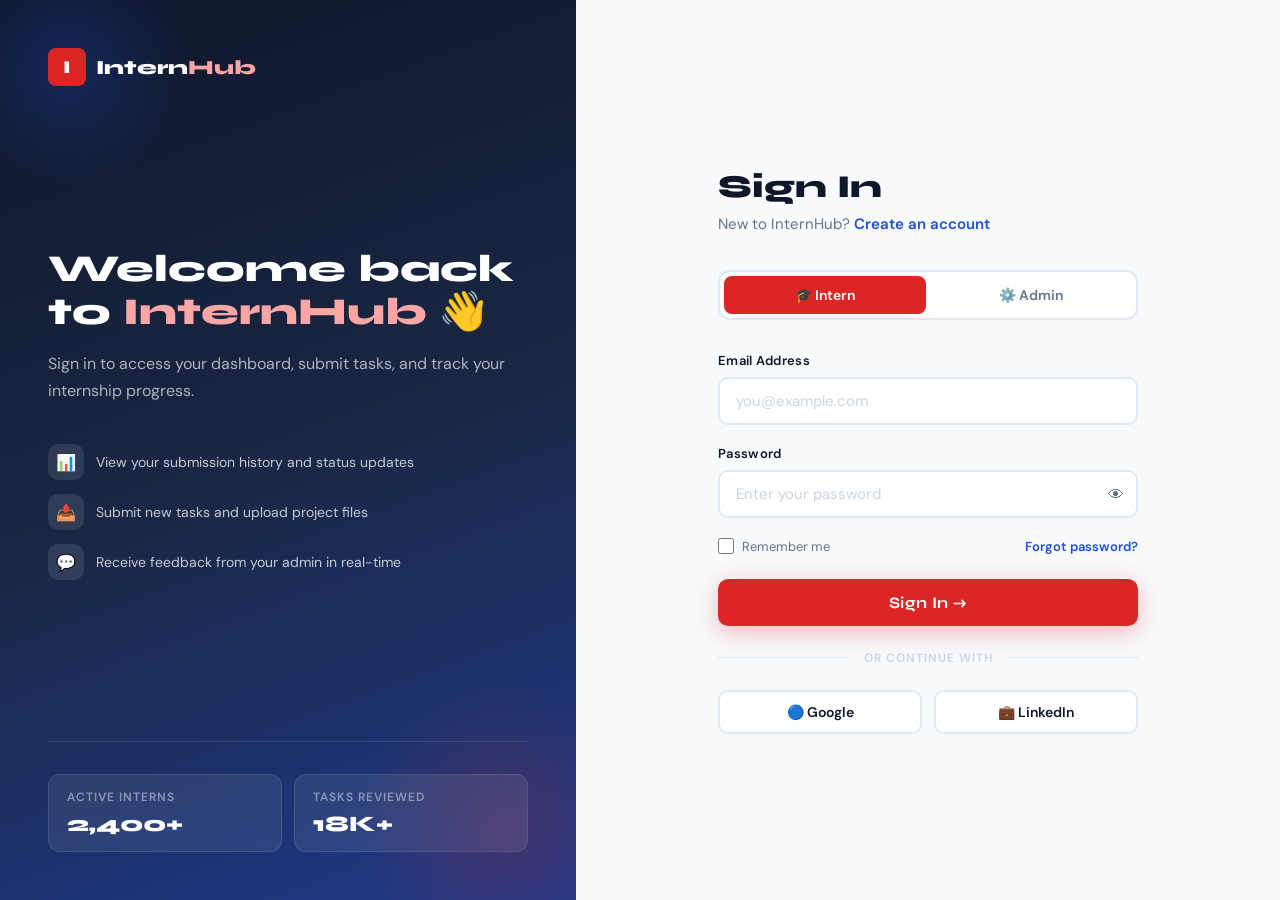
<file: login.html>
<!DOCTYPE html>
<html lang="en">
<head>
<meta charset="UTF-8">
<meta name="viewport" content="width=device-width, initial-scale=1.0">
<title>Sign In – InternHub</title>
<link rel="stylesheet" href="css/components.css">
<link href="https://fonts.googleapis.com/css2?family=Syne:wght@400;600;700;800&family=DM+Sans:wght@300;400;500;600&display=swap" rel="stylesheet">
<style>
  :root {
    --red: #DC2626; --red-dark: #991B1B; --red-light: #FEE2E2;
    --blue: #1D4ED8; --blue-dark: #1E3A8A; --blue-light: #DBEAFE;
    --white: #FFFFFF; --dark: #0F172A; --gray: #64748B; --border: #E2E8F0; --off-white: #F8FAFC;
  }
  * { margin: 0; padding: 0; box-sizing: border-box; }
  body { font-family: 'DM Sans', sans-serif; min-height: 100vh; display: flex; }
  h1,h2,h3,h4 { font-family: 'Syne', sans-serif; }

  .left-panel {
    width: 45%; background: linear-gradient(160deg, var(--dark) 0%, #1a2744 50%, var(--blue-dark) 100%);
    display: flex; flex-direction: column; padding: 48px; position: relative; overflow: hidden;
  }
  .left-panel::before {
    content: ''; position: absolute; bottom: -80px; right: -80px;
    width: 300px; height: 300px; border-radius: 50%;
    background: radial-gradient(circle, rgba(220,38,38,0.2), transparent 70%);
  }
  .left-panel::after {
    content: ''; position: absolute; top: -60px; left: -60px;
    width: 250px; height: 250px; border-radius: 50%;
    background: radial-gradient(circle, rgba(29,78,216,0.25), transparent 70%);
  }
  .panel-logo { display: flex; align-items: center; gap: 10px; text-decoration: none; position: relative; z-index: 1; }
  .logo-icon { width: 38px; height: 38px; background: var(--red); border-radius: 8px; display: flex; align-items: center; justify-content: center; font-family: 'Syne', sans-serif; font-weight: 800; color: white; font-size: 18px; }
  .logo-text { font-family: 'Syne', sans-serif; font-weight: 800; font-size: 20px; color: white; }
  .logo-text span { color: #FCA5A5; }
  .panel-content { flex: 1; display: flex; flex-direction: column; justify-content: center; position: relative; z-index: 1; }
  .panel-content h2 { font-size: 38px; font-weight: 800; color: white; line-height: 1.15; margin-bottom: 16px; }
  .panel-content h2 em { color: #FCA5A5; font-style: normal; }
  .panel-content p { font-size: 16px; color: rgba(255,255,255,0.65); line-height: 1.7; margin-bottom: 40px; }
  .panel-features { display: flex; flex-direction: column; gap: 14px; }
  .panel-feat { display: flex; align-items: center; gap: 12px; }
  .panel-feat-icon { width: 36px; height: 36px; background: rgba(255,255,255,0.1); border-radius: 10px; display: flex; align-items: center; justify-content: center; font-size: 16px; flex-shrink: 0; }
  .panel-feat-text { font-size: 14px; color: rgba(255,255,255,0.75); }
  .panel-bottom { position: relative; z-index: 1; padding-top: 32px; border-top: 1px solid rgba(255,255,255,0.1); }
  .user-cards { display: flex; gap: 12px; }
  .user-card { background: rgba(255,255,255,0.08); border-radius: 12px; padding: 14px 18px; border: 1px solid rgba(255,255,255,0.1); flex: 1; }
  .user-card-title { font-size: 12px; color: rgba(255,255,255,0.45); font-weight: 600; letter-spacing: 1px; text-transform: uppercase; margin-bottom: 6px; }
  .user-card-val { font-size: 22px; font-weight: 800; color: white; font-family: 'Syne', sans-serif; }

  .right-panel { flex: 1; background: var(--off-white); display: flex; align-items: center; justify-content: center; padding: 48px; }
  .auth-card { width: 100%; max-width: 420px; }
  .auth-card h1 { font-size: 32px; font-weight: 800; color: var(--dark); margin-bottom: 8px; }
  .auth-card > p { font-size: 15px; color: var(--gray); margin-bottom: 36px; }
  .auth-card > p a { color: var(--blue); text-decoration: none; font-weight: 600; }
  .auth-card > p a:hover { color: var(--red); }
  .tabs { display: flex; background: white; border-radius: 12px; padding: 4px; border: 2px solid var(--border); margin-bottom: 32px; gap: 4px; }
  .tab { flex: 1; padding: 10px; text-align: center; border-radius: 8px; font-size: 14px; font-weight: 600; cursor: pointer; transition: all .2s; color: var(--gray); border: none; background: transparent; font-family: 'DM Sans', sans-serif; }
  .tab.active { background: var(--red); color: white; }
  .form-group { margin-bottom: 20px; }
  .form-label { display: block; font-size: 13px; font-weight: 600; color: var(--dark); margin-bottom: 8px; letter-spacing: 0.3px; }
  .form-input {
    width: 100%; padding: 12px 16px; border: 2px solid var(--border); border-radius: 10px;
    font-size: 15px; font-family: 'DM Sans', sans-serif; color: var(--dark); background: white;
    transition: all .2s; outline: none;
  }
  .form-input:focus { border-color: var(--blue); box-shadow: 0 0 0 4px rgba(29,78,216,0.08); }
  .form-input::placeholder { color: #CBD5E1; }
  .input-wrap { position: relative; }
  .input-icon { position: absolute; right: 14px; top: 50%; transform: translateY(-50%); cursor: pointer; color: var(--gray); font-size: 16px; }
  .form-footer { display: flex; justify-content: space-between; align-items: center; margin-bottom: 24px; }
  .checkbox-wrap { display: flex; align-items: center; gap: 8px; cursor: pointer; }
  .checkbox-wrap input { width: 16px; height: 16px; accent-color: var(--red); cursor: pointer; }
  .checkbox-wrap span { font-size: 13px; color: var(--gray); }
  .forgot { font-size: 13px; color: var(--blue); text-decoration: none; font-weight: 600; }
  .forgot:hover { color: var(--red); }
  .btn-submit {
    width: 100%; padding: 14px; background: var(--red); color: white; border: none; border-radius: 10px;
    font-size: 16px; font-weight: 700; font-family: 'Syne', sans-serif; cursor: pointer;
    transition: all .25s; letter-spacing: 0.3px;
    box-shadow: 0 6px 24px rgba(220,38,38,0.3);
  }
  .btn-submit:hover { background: var(--red-dark); transform: translateY(-1px); box-shadow: 0 10px 32px rgba(220,38,38,0.4); }
  .divider { display: flex; align-items: center; gap: 16px; margin: 24px 0; }
  .divider::before, .divider::after { content: ''; flex: 1; height: 1px; background: var(--border); }
  .divider span { font-size: 12px; color: #CBD5E1; font-weight: 600; text-transform: uppercase; letter-spacing: 1px; }
  .social-btns { display: flex; gap: 12px; }
  .social-btn {
    flex: 1; padding: 11px; border: 2px solid var(--border); border-radius: 10px; background: white;
    font-size: 14px; font-weight: 600; color: var(--dark); cursor: pointer; font-family: 'DM Sans', sans-serif;
    transition: all .2s; display: flex; align-items: center; justify-content: center; gap: 8px;
  }
  .social-btn:hover { border-color: var(--blue); color: var(--blue); }
  .error-msg { display: none; padding: 12px 16px; background: var(--red-light); border: 1px solid #FCA5A5; border-radius: 10px; color: var(--red-dark); font-size: 13px; margin-bottom: 16px; font-weight: 500; }
  .success-msg { display: none; padding: 12px 16px; background: #D1FAE5; border: 1px solid #6EE7B7; border-radius: 10px; color: #065F46; font-size: 13px; margin-bottom: 16px; font-weight: 500; }
  @media(max-width:768px){.left-panel{display:none}.right-panel{padding:24px}}
</style>
</head>
<body>

<div class="left-panel">
  <a href="index.html" class="panel-logo">
    <div class="logo-icon">I</div>
    <div class="logo-text">Intern<span>Hub</span></div>
  </a>
  <div class="panel-content">
    <h2>Welcome back to <em>InternHub</em> 👋</h2>
    <p>Sign in to access your dashboard, submit tasks, and track your internship progress.</p>
    <div class="panel-features">
      <div class="panel-feat">
        <div class="panel-feat-icon">📊</div>
        <div class="panel-feat-text">View your submission history and status updates</div>
      </div>
      <div class="panel-feat">
        <div class="panel-feat-icon">📤</div>
        <div class="panel-feat-text">Submit new tasks and upload project files</div>
      </div>
      <div class="panel-feat">
        <div class="panel-feat-icon">💬</div>
        <div class="panel-feat-text">Receive feedback from your admin in real-time</div>
      </div>
    </div>
  </div>
  <div class="panel-bottom">
    <div class="user-cards">
      <div class="user-card">
        <div class="user-card-title">Active Interns</div>
        <div class="user-card-val">2,400+</div>
      </div>
      <div class="user-card">
        <div class="user-card-title">Tasks Reviewed</div>
        <div class="user-card-val">18K+</div>
      </div>
    </div>
  </div>
</div>

<div class="right-panel">
  <div class="auth-card">
    <h1>Sign In</h1>
    <p>New to InternHub? <a href="register.html">Create an account</a></p>

    <div class="tabs">
      <button class="tab active" onclick="setRole('intern',this)">🎓 Intern</button>
      <button class="tab" onclick="setRole('admin',this)">⚙️ Admin</button>
    </div>

    <div class="error-msg" id="errorMsg">⚠ Invalid email or password. Please try again.</div>
    <div class="success-msg" id="successMsg">✅ Logged in! Redirecting to dashboard...</div>

    <form id="loginForm" onsubmit="handleLogin(event)">
      <input type="hidden" id="roleField" value="intern">
      <div class="form-group">
        <label class="form-label">Email Address</label>
        <input type="email" class="form-input" placeholder="you@example.com" id="emailInput" required>
      </div>
      <div class="form-group">
        <label class="form-label">Password</label>
        <div class="input-wrap">
          <input type="password" class="form-input" placeholder="Enter your password" id="passInput" required>
          <span class="input-icon" onclick="togglePass()">👁</span>
        </div>
      </div>
      <div class="form-footer">
        <label class="checkbox-wrap">
          <input type="checkbox">
          <span>Remember me</span>
        </label>
        <a href="#" class="forgot">Forgot password?</a>
      </div>
      <button type="submit" class="btn-submit" id="submitBtn">Sign In →</button>
    </form>

    <div class="divider"><span>or continue with</span></div>
    <div class="social-btns">
      <button class="social-btn">🔵 Google</button>
      <button class="social-btn">💼 LinkedIn</button>
    </div>
  </div>
</div>

<script>
  let currentRole = 'intern';
  function setRole(role, el) {
    currentRole = role;
    document.querySelectorAll('.tab').forEach(t => t.classList.remove('active'));
    el.classList.add('active');
    document.getElementById('roleField').value = role;
  }
  function togglePass() {
    const p = document.getElementById('passInput');
    p.type = p.type === 'password' ? 'text' : 'password';
  }
  function handleLogin(e) {
    e.preventDefault();
    const email = document.getElementById('emailInput').value;
    const pass = document.getElementById('passInput').value;
    const btn = document.getElementById('submitBtn');
    const err = document.getElementById('errorMsg');
    const suc = document.getElementById('successMsg');
    err.style.display = 'none'; suc.style.display = 'none';
    if (!email || !pass) { err.textContent = '⚠ Please fill in all fields.'; err.style.display = 'block'; return; }
    btn.textContent = 'Signing in...'; btn.disabled = true;
    setTimeout(() => {
      btn.textContent = 'Sign In →'; btn.disabled = false;
      if (pass.length >= 6) {
        suc.style.display = 'block';
        setTimeout(() => {
          window.location.href = currentRole === 'admin' ? 'admin-dashboard.html' : 'dashboard.html';
        }, 1200);
      } else {
        err.style.display = 'block';
      }
    }, 1000);
  }
</script>
  <script src="js/components.js"></script>
  <script src="js/main.js"></script>
</body>
</html>
</file>
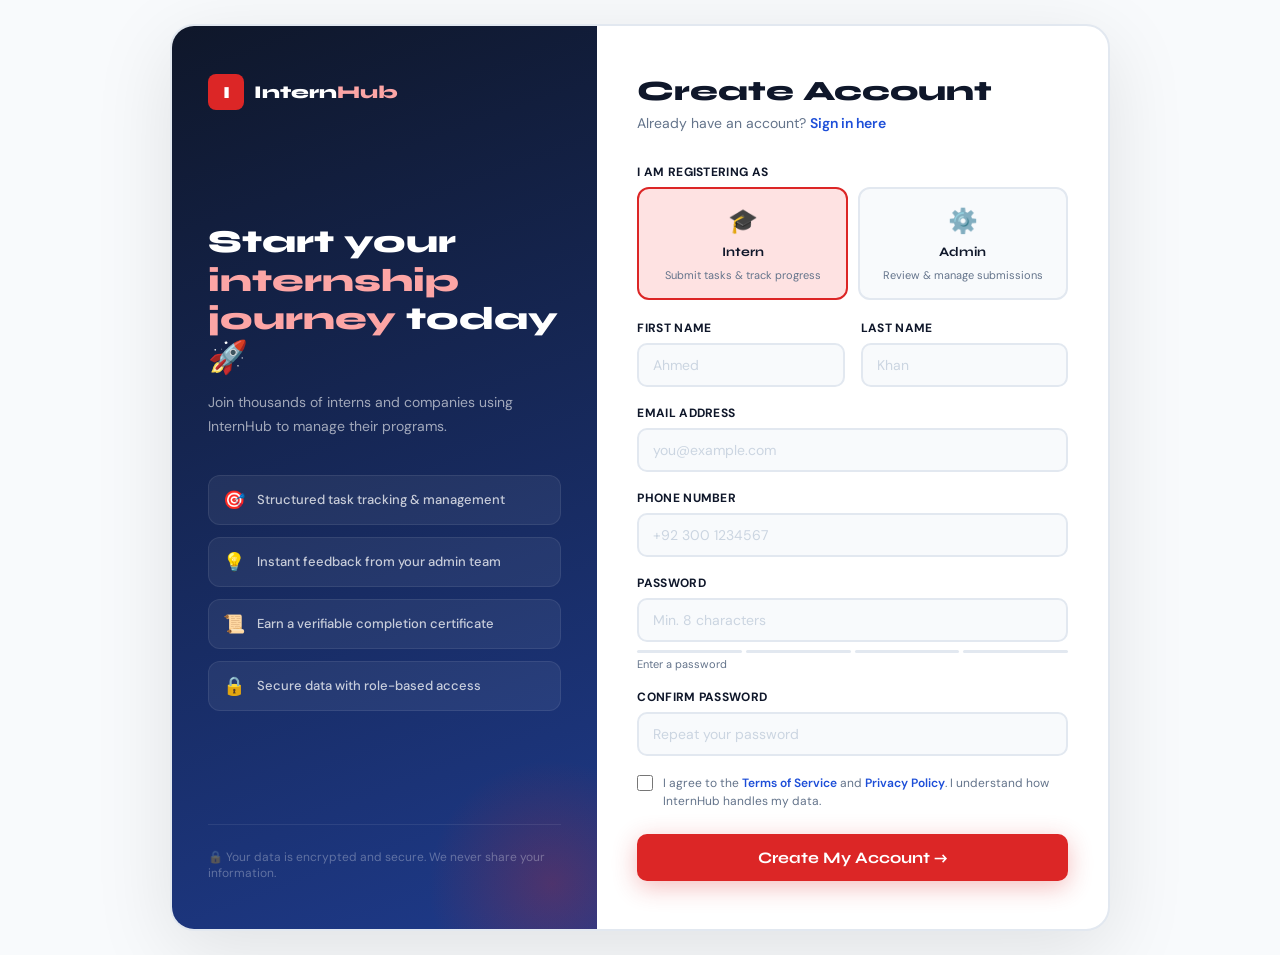
<file: register.html>
<!DOCTYPE html>
<html lang="en">
<head>
<meta charset="UTF-8">
<meta name="viewport" content="width=device-width, initial-scale=1.0">
<title>Get Started – InternHub</title>
<link rel="stylesheet" href="css/components.css">
<link href="https://fonts.googleapis.com/css2?family=Syne:wght@400;600;700;800&family=DM+Sans:wght@300;400;500;600&display=swap" rel="stylesheet">
<style>
  :root {
    --red:#DC2626;--red-dark:#991B1B;--red-light:#FEE2E2;
    --blue:#1D4ED8;--blue-dark:#1E3A8A;--blue-light:#DBEAFE;
    --white:#fff;--dark:#0F172A;--gray:#64748B;--border:#E2E8F0;--off-white:#F8FAFC;
  }
  *{margin:0;padding:0;box-sizing:border-box}
  body{font-family:'DM Sans',sans-serif;min-height:100vh;background:var(--off-white);display:flex;align-items:center;justify-content:center;padding:24px}
  h1,h2,h3{font-family:'Syne',sans-serif}
  .register-wrap{display:grid;grid-template-columns:1fr 1.2fr;max-width:940px;width:100%;background:white;border-radius:24px;overflow:hidden;box-shadow:0 20px 80px rgba(0,0,0,0.1);border:2px solid var(--border)}
  .reg-left{background:linear-gradient(160deg,var(--dark),var(--blue-dark));padding:48px 36px;display:flex;flex-direction:column;justify-content:space-between;position:relative;overflow:hidden}
  .reg-left::after{content:'';position:absolute;bottom:-80px;right:-80px;width:250px;height:250px;border-radius:50%;background:radial-gradient(circle,rgba(220,38,38,0.25),transparent 70%)}
  .panel-logo{display:flex;align-items:center;gap:10px;text-decoration:none;position:relative;z-index:1}
  .logo-icon{width:36px;height:36px;background:var(--red);border-radius:8px;display:flex;align-items:center;justify-content:center;font-family:'Syne',sans-serif;font-weight:800;color:white;font-size:17px}
  .logo-text{font-family:'Syne',sans-serif;font-weight:800;font-size:18px;color:white}
  .logo-text span{color:#FCA5A5}
  .reg-left-content{position:relative;z-index:1}
  .reg-left-content h2{font-size:32px;font-weight:800;color:white;line-height:1.2;margin-bottom:14px}
  .reg-left-content h2 em{color:#FCA5A5;font-style:normal}
  .reg-left-content p{font-size:14px;color:rgba(255,255,255,.6);line-height:1.7}
  .perks{margin-top:36px;display:flex;flex-direction:column;gap:12px}
  .perk{display:flex;align-items:center;gap:12px;padding:12px 14px;background:rgba(255,255,255,.06);border-radius:12px;border:1px solid rgba(255,255,255,.08)}
  .perk-icon{font-size:18px}
  .perk-text{font-size:13px;color:rgba(255,255,255,.75);font-weight:500}
  .reg-left-bottom{position:relative;z-index:1;font-size:12px;color:rgba(255,255,255,.3);padding-top:24px;border-top:1px solid rgba(255,255,255,.08)}
  .reg-right{padding:48px 40px;overflow-y:auto}
  .reg-right h1{font-size:28px;font-weight:800;color:var(--dark);margin-bottom:6px}
  .reg-right>p{font-size:14px;color:var(--gray);margin-bottom:32px}
  .reg-right>p a{color:var(--blue);text-decoration:none;font-weight:600}
  .form-row{display:grid;grid-template-columns:1fr 1fr;gap:16px}
  .form-group{margin-bottom:18px}
  .form-label{display:block;font-size:12px;font-weight:700;color:var(--dark);margin-bottom:7px;letter-spacing:.3px;text-transform:uppercase}
  .form-input{width:100%;padding:11px 14px;border:2px solid var(--border);border-radius:10px;font-size:14px;font-family:'DM Sans',sans-serif;color:var(--dark);background:var(--off-white);transition:all .2s;outline:none}
  .form-input:focus{border-color:var(--blue);background:white;box-shadow:0 0 0 4px rgba(29,78,216,.07)}
  .form-input::placeholder{color:#CBD5E1}
  .role-selector{display:grid;grid-template-columns:1fr 1fr;gap:10px;margin-bottom:20px}
  .role-option{display:none}
  .role-label{display:flex;flex-direction:column;align-items:center;gap:8px;padding:16px;border:2px solid var(--border);border-radius:12px;cursor:pointer;transition:all .2s;background:var(--off-white)}
  .role-label:hover{border-color:var(--blue);background:white}
  .role-option:checked+.role-label{border-color:var(--red);background:var(--red-light)}
  .role-icon{font-size:24px}
  .role-name{font-size:13px;font-weight:700;color:var(--dark);font-family:'Syne',sans-serif}
  .role-desc{font-size:11px;color:var(--gray);text-align:center}
  .password-strength{margin-top:8px;display:flex;gap:4px}
  .strength-bar{flex:1;height:3px;border-radius:2px;background:var(--border);transition:background .3s}
  .strength-bar.filled{background:var(--red)}
  .strength-bar.ok{background:#F59E0B}
  .strength-bar.good{background:#10B981}
  .strength-text{font-size:11px;color:var(--gray);margin-top:4px}
  .checkbox-group{display:flex;align-items:flex-start;gap:10px;margin-bottom:24px}
  .checkbox-group input{width:16px;height:16px;accent-color:var(--red);margin-top:1px;cursor:pointer;flex-shrink:0}
  .checkbox-group span{font-size:12px;color:var(--gray);line-height:1.5}
  .checkbox-group a{color:var(--blue);text-decoration:none;font-weight:600}
  .btn-submit{width:100%;padding:14px;background:var(--red);color:white;border:none;border-radius:10px;font-size:16px;font-weight:700;font-family:'Syne',sans-serif;cursor:pointer;transition:all .25s;box-shadow:0 6px 24px rgba(220,38,38,.3)}
  .btn-submit:hover{background:var(--red-dark);transform:translateY(-1px);box-shadow:0 10px 32px rgba(220,38,38,.4)}
  .btn-submit:disabled{opacity:.6;cursor:not-allowed;transform:none}
  .error-msg{display:none;padding:10px 14px;background:var(--red-light);border:1px solid #FCA5A5;border-radius:8px;color:var(--red-dark);font-size:12px;margin-bottom:14px;font-weight:500}
  .success-msg{display:none;padding:10px 14px;background:#D1FAE5;border:1px solid #6EE7B7;border-radius:8px;color:#065F46;font-size:12px;margin-bottom:14px;font-weight:500}
  @media(max-width:768px){.register-wrap{grid-template-columns:1fr}.reg-left{display:none}}
</style>
</head>
<body>

<div class="register-wrap">
  <div class="reg-left">
    <a href="index.html" class="panel-logo">
      <div class="logo-icon">I</div>
      <div class="logo-text">Intern<span>Hub</span></div>
    </a>
    <div class="reg-left-content">
      <h2>Start your <em>internship journey</em> today 🚀</h2>
      <p>Join thousands of interns and companies using InternHub to manage their programs.</p>
      <div class="perks">
        <div class="perk"><div class="perk-icon">🎯</div><div class="perk-text">Structured task tracking & management</div></div>
        <div class="perk"><div class="perk-icon">💡</div><div class="perk-text">Instant feedback from your admin team</div></div>
        <div class="perk"><div class="perk-icon">📜</div><div class="perk-text">Earn a verifiable completion certificate</div></div>
        <div class="perk"><div class="perk-icon">🔒</div><div class="perk-text">Secure data with role-based access</div></div>
      </div>
    </div>
    <div class="reg-left-bottom">🔒 Your data is encrypted and secure. We never share your information.</div>
  </div>

  <div class="reg-right">
    <h1>Create Account</h1>
    <p>Already have an account? <a href="login.html">Sign in here</a></p>

    <div class="error-msg" id="errorMsg"></div>
    <div class="success-msg" id="successMsg">🎉 Account created! Redirecting to your dashboard...</div>

    <form id="regForm" onsubmit="handleRegister(event)">
      <div style="margin-bottom:16px">
        <div class="form-label">I am registering as</div>
        <div class="role-selector">
          <div>
            <input type="radio" name="role" id="role-intern" value="intern" class="role-option" checked>
            <label for="role-intern" class="role-label">
              <div class="role-icon">🎓</div>
              <div class="role-name">Intern</div>
              <div class="role-desc">Submit tasks & track progress</div>
            </label>
          </div>
          <div>
            <input type="radio" name="role" id="role-admin" value="admin" class="role-option">
            <label for="role-admin" class="role-label">
              <div class="role-icon">⚙️</div>
              <div class="role-name">Admin</div>
              <div class="role-desc">Review & manage submissions</div>
            </label>
          </div>
        </div>
      </div>
      <div class="form-row">
        <div class="form-group">
          <label class="form-label">First Name</label>
          <input type="text" class="form-input" placeholder="Ahmed" id="firstName" required>
        </div>
        <div class="form-group">
          <label class="form-label">Last Name</label>
          <input type="text" class="form-input" placeholder="Khan" id="lastName" required>
        </div>
      </div>
      <div class="form-group">
        <label class="form-label">Email Address</label>
        <input type="email" class="form-input" placeholder="you@example.com" id="email" required>
      </div>
      <div class="form-group">
        <label class="form-label">Phone Number</label>
        <input type="tel" class="form-input" placeholder="+92 300 1234567" id="phone">
      </div>
      <div class="form-group">
        <label class="form-label">Password</label>
        <input type="password" class="form-input" placeholder="Min. 8 characters" id="password" oninput="checkStrength(this.value)" required>
        <div class="password-strength">
          <div class="strength-bar" id="bar1"></div>
          <div class="strength-bar" id="bar2"></div>
          <div class="strength-bar" id="bar3"></div>
          <div class="strength-bar" id="bar4"></div>
        </div>
        <div class="strength-text" id="strengthText">Enter a password</div>
      </div>
      <div class="form-group">
        <label class="form-label">Confirm Password</label>
        <input type="password" class="form-input" placeholder="Repeat your password" id="confirmPass" required>
      </div>
      <div class="checkbox-group">
        <input type="checkbox" id="terms" required>
        <span>I agree to the <a href="#">Terms of Service</a> and <a href="#">Privacy Policy</a>. I understand how InternHub handles my data.</span>
      </div>
      <button type="submit" class="btn-submit" id="submitBtn">Create My Account →</button>
    </form>
  </div>
</div>

<script>
  function checkStrength(val) {
    const bars = [document.getElementById('bar1'),document.getElementById('bar2'),document.getElementById('bar3'),document.getElementById('bar4')];
    const text = document.getElementById('strengthText');
    bars.forEach(b => { b.className = 'strength-bar'; });
    let score = 0;
    if (val.length >= 8) score++;
    if (/[A-Z]/.test(val)) score++;
    if (/[0-9]/.test(val)) score++;
    if (/[^A-Za-z0-9]/.test(val)) score++;
    const labels = ['Too short','Weak','Fair','Good','Strong'];
    const cls = ['','filled','ok','good','good'];
    for (let i = 0; i < score; i++) bars[i].classList.add(cls[score] || 'good');
    text.textContent = val.length === 0 ? 'Enter a password' : labels[score];
    text.style.color = score <= 1 ? 'var(--red)' : score === 2 ? '#F59E0B' : '#10B981';
  }
  function handleRegister(e) {
    e.preventDefault();
    const err = document.getElementById('errorMsg');
    const suc = document.getElementById('successMsg');
    const btn = document.getElementById('submitBtn');
    const p = document.getElementById('password').value;
    const cp = document.getElementById('confirmPass').value;
    err.style.display = 'none'; suc.style.display = 'none';
    if (p.length < 8) { err.textContent = '⚠ Password must be at least 8 characters.'; err.style.display = 'block'; return; }
    if (p !== cp) { err.textContent = '⚠ Passwords do not match.'; err.style.display = 'block'; return; }
    btn.textContent = 'Creating account...'; btn.disabled = true;
    setTimeout(() => {
      btn.textContent = 'Create My Account →'; btn.disabled = false;
      suc.style.display = 'block';
      const role = document.querySelector('input[name="role"]:checked').value;
      setTimeout(() => { window.location.href = role === 'admin' ? 'admin-dashboard.html' : 'dashboard.html'; }, 1500);
    }, 1200);
  }
</script>
  <script src="js/components.js"></script>
  <script src="js/main.js"></script>
</body>
</html>
</file>
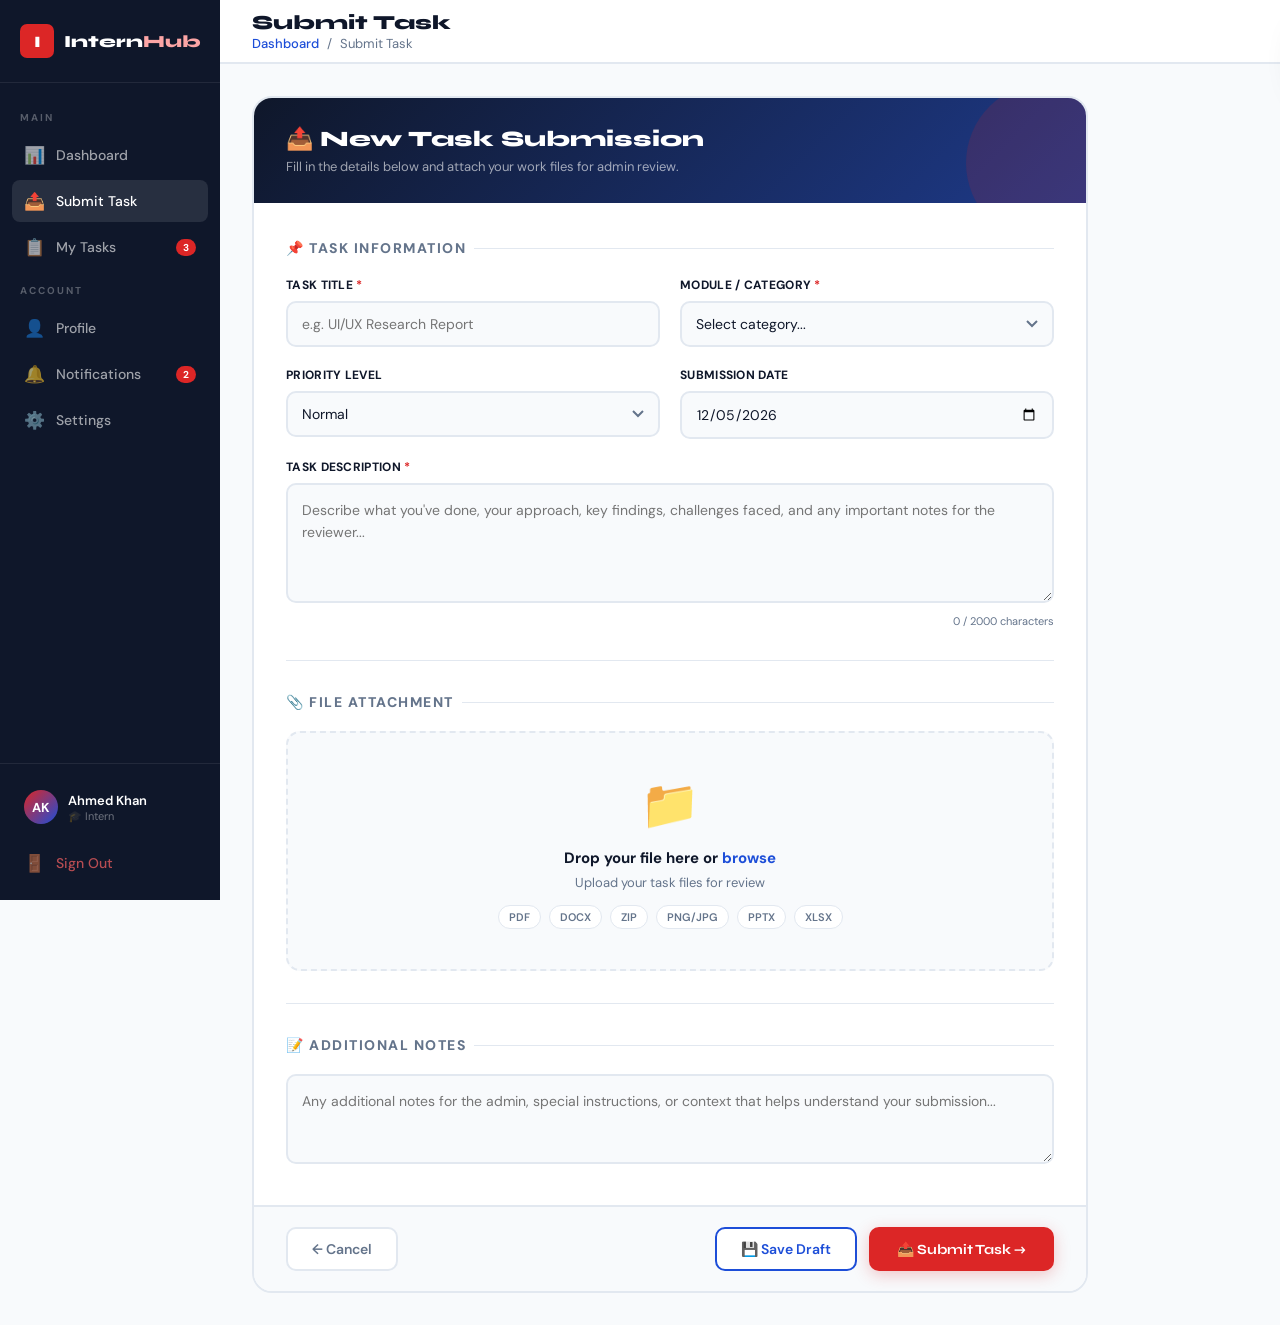
<file: submit-task.html>
<!DOCTYPE html>
<html lang="en">
<head>
<meta charset="UTF-8">
<meta name="viewport" content="width=device-width, initial-scale=1.0">
<title>Submit Task – InternHub</title>
<link rel="stylesheet" href="css/components.css">
<link href="https://fonts.googleapis.com/css2?family=Syne:wght@400;600;700;800&family=DM+Sans:wght@300;400;500;600&display=swap" rel="stylesheet">
<style>
  :root{--red:#DC2626;--red-dark:#991B1B;--red-light:#FEE2E2;--blue:#1D4ED8;--blue-dark:#1E3A8A;--blue-light:#DBEAFE;--white:#fff;--dark:#0F172A;--gray:#64748B;--border:#E2E8F0;--off-white:#F8FAFC;--sidebar:220px}
  *{margin:0;padding:0;box-sizing:border-box}
  body{font-family:'DM Sans',sans-serif;background:var(--off-white);color:var(--dark);min-height:100vh;display:flex}
  h1,h2,h3,h4{font-family:'Syne',sans-serif}
  .sidebar{width:var(--sidebar);background:var(--dark);min-height:100vh;display:flex;flex-direction:column;position:fixed;left:0;top:0;bottom:0;z-index:50}
  .sidebar-logo{padding:24px 20px;border-bottom:1px solid rgba(255,255,255,.08);display:flex;align-items:center;gap:10px;text-decoration:none}
  .logo-icon{width:34px;height:34px;background:var(--red);border-radius:7px;display:flex;align-items:center;justify-content:center;font-family:'Syne',sans-serif;font-weight:800;color:white;font-size:16px;flex-shrink:0}
  .logo-text{font-family:'Syne',sans-serif;font-weight:800;font-size:17px;color:white}
  .logo-text span{color:#FCA5A5}
  .sidebar-nav{flex:1;padding:16px 12px;display:flex;flex-direction:column;gap:4px}
  .nav-section-title{font-size:10px;letter-spacing:2px;text-transform:uppercase;color:rgba(255,255,255,.3);padding:12px 8px 6px;font-weight:700}
  .nav-item{display:flex;align-items:center;gap:12px;padding:10px 12px;border-radius:10px;text-decoration:none;color:rgba(255,255,255,.6);font-size:14px;font-weight:500;transition:all .2s}
  .nav-item:hover{background:rgba(255,255,255,.08);color:white}
  .nav-item.active{background:var(--red);color:white}
  .nav-icon{font-size:17px;width:20px;text-align:center;flex-shrink:0}
  .nav-badge{margin-left:auto;background:var(--red);color:white;font-size:10px;font-weight:700;padding:2px 7px;border-radius:100px}
  .nav-item.active .nav-badge{background:rgba(255,255,255,.3)}
  .sidebar-bottom{padding:16px 12px;border-top:1px solid rgba(255,255,255,.08)}
  .user-profile{display:flex;align-items:center;gap:10px;padding:10px 12px;border-radius:10px;cursor:pointer}
  .user-avatar{width:34px;height:34px;border-radius:50%;background:linear-gradient(135deg,var(--red),var(--blue));display:flex;align-items:center;justify-content:center;font-weight:700;color:white;font-size:13px;flex-shrink:0}
  .user-name{font-size:13px;font-weight:600;color:white}
  .user-role{font-size:11px;color:rgba(255,255,255,.4)}
  .main{margin-left:var(--sidebar);flex:1;display:flex;flex-direction:column}
  .topbar{background:white;border-bottom:2px solid var(--border);padding:0 32px;height:64px;display:flex;align-items:center;justify-content:space-between}
  .topbar h1{font-size:20px;font-weight:800}
  .topbar p{font-size:13px;color:var(--gray);margin-top:1px}
  .breadcrumb{display:flex;align-items:center;gap:8px;font-size:13px;color:var(--gray)}
  .breadcrumb a{color:var(--blue);text-decoration:none;font-weight:500}
  .breadcrumb a:hover{color:var(--red)}
  .breadcrumb span{color:var(--gray)}
  .content{padding:32px;max-width:900px}
  .form-card{background:white;border-radius:20px;border:2px solid var(--border);overflow:hidden}
  .form-card-header{background:linear-gradient(135deg,var(--dark),var(--blue-dark));padding:28px 32px;position:relative;overflow:hidden}
  .form-card-header::after{content:'';position:absolute;right:-40px;bottom:-40px;width:160px;height:160px;border-radius:50%;background:rgba(220,38,38,.15)}
  .form-card-header h2{font-size:22px;font-weight:800;color:white;margin-bottom:6px;position:relative;z-index:1}
  .form-card-header p{font-size:13px;color:rgba(255,255,255,.6);position:relative;z-index:1}
  .form-body{padding:36px 32px}
  .form-section{margin-bottom:32px;padding-bottom:32px;border-bottom:1px solid var(--border)}
  .form-section:last-of-type{border-bottom:none;margin-bottom:0;padding-bottom:0}
  .form-section-title{font-size:14px;font-weight:800;text-transform:uppercase;letter-spacing:1.5px;color:var(--gray);margin-bottom:20px;display:flex;align-items:center;gap:8px}
  .form-section-title::after{content:'';flex:1;height:1px;background:var(--border)}
  .form-grid{display:grid;grid-template-columns:1fr 1fr;gap:20px}
  .form-group{margin-bottom:0}
  .form-label{display:block;font-size:12px;font-weight:700;color:var(--dark);margin-bottom:8px;letter-spacing:.3px;text-transform:uppercase}
  .form-label span{color:var(--red)}
  .form-input{width:100%;padding:12px 14px;border:2px solid var(--border);border-radius:10px;font-size:14px;font-family:'DM Sans',sans-serif;color:var(--dark);background:var(--off-white);transition:all .2s;outline:none}
  .form-input:focus{border-color:var(--blue);background:white;box-shadow:0 0 0 4px rgba(29,78,216,.07)}
  .form-select{appearance:none;background-image:url("data:image/svg+xml,%3Csvg xmlns='http://www.w3.org/2000/svg' width='12' height='8' viewBox='0 0 12 8'%3E%3Cpath d='M1 1l5 5 5-5' stroke='%2364748B' stroke-width='2' fill='none'/%3E%3C/svg%3E");background-repeat:no-repeat;background-position:right 14px center;cursor:pointer}
  .form-textarea{width:100%;padding:14px;border:2px solid var(--border);border-radius:10px;font-size:14px;font-family:'DM Sans',sans-serif;color:var(--dark);background:var(--off-white);transition:all .2s;outline:none;resize:vertical;min-height:120px;line-height:1.6}
  .form-textarea:focus{border-color:var(--blue);background:white;box-shadow:0 0 0 4px rgba(29,78,216,.07)}
  .drop-zone{border:2px dashed var(--border);border-radius:14px;padding:40px 24px;text-align:center;cursor:pointer;transition:all .3s;background:var(--off-white);position:relative}
  .drop-zone:hover,.drop-zone.drag-over{border-color:var(--blue);background:var(--blue-light)}
  .drop-zone input[type=file]{position:absolute;inset:0;opacity:0;cursor:pointer}
  .drop-icon{font-size:48px;margin-bottom:12px}
  .drop-title{font-size:15px;font-weight:700;color:var(--dark);margin-bottom:6px}
  .drop-sub{font-size:13px;color:var(--gray)}
  .drop-sub span{color:var(--blue);font-weight:600}
  .drop-types{display:flex;gap:8px;justify-content:center;margin-top:14px;flex-wrap:wrap}
  .drop-type{font-size:11px;padding:4px 10px;background:white;border-radius:100px;color:var(--gray);border:1px solid var(--border);font-weight:600}
  .file-preview{display:none;margin-top:16px;padding:14px;background:white;border-radius:10px;border:1px solid var(--border);align-items:center;gap:12px}
  .file-preview.show{display:flex}
  .file-icon{font-size:28px}
  .file-info{flex:1}
  .file-name{font-size:13px;font-weight:600;color:var(--dark)}
  .file-size{font-size:11px;color:var(--gray);margin-top:2px}
  .file-remove{width:28px;height:28px;border-radius:7px;border:1px solid var(--border);background:white;cursor:pointer;display:flex;align-items:center;justify-content:center;font-size:14px;transition:all .2s}
  .file-remove:hover{border-color:var(--red);background:var(--red-light)}
  .char-count{font-size:11px;color:var(--gray);text-align:right;margin-top:6px}
  .form-footer{background:var(--off-white);border-top:2px solid var(--border);padding:20px 32px;display:flex;align-items:center;justify-content:space-between}
  .btn-cancel{padding:11px 24px;border:2px solid var(--border);border-radius:10px;background:white;font-size:14px;font-weight:600;color:var(--gray);cursor:pointer;font-family:'DM Sans',sans-serif;transition:all .2s;text-decoration:none}
  .btn-cancel:hover{border-color:var(--gray);color:var(--dark)}
  .btn-save{padding:11px 24px;border:2px solid var(--blue);border-radius:10px;background:white;font-size:14px;font-weight:600;color:var(--blue);cursor:pointer;font-family:'DM Sans',sans-serif;transition:all .2s}
  .btn-save:hover{background:var(--blue-light)}
  .btn-submit{padding:11px 28px;background:var(--red);color:white;border:none;border-radius:10px;font-size:14px;font-weight:700;font-family:'Syne',sans-serif;cursor:pointer;transition:all .25s;box-shadow:0 4px 16px rgba(220,38,38,.25);display:flex;align-items:center;gap:8px}
  .btn-submit:hover{background:var(--red-dark);transform:translateY(-1px);box-shadow:0 8px 24px rgba(220,38,38,.35)}
  .toast{position:fixed;top:24px;right:24px;background:var(--dark);color:white;padding:16px 24px;border-radius:12px;font-size:14px;font-weight:500;display:flex;align-items:center;gap:10px;z-index:999;transform:translateX(120%);transition:transform .4s cubic-bezier(.16,1,.3,1);box-shadow:0 12px 40px rgba(0,0,0,.3)}
  .toast.show{transform:translateX(0)}
  .toast.success{border-left:4px solid #10B981}
  .toast.error{border-left:4px solid var(--red)}
  @media(max-width:768px){.sidebar{display:none}.main{margin-left:0}.form-grid{grid-template-columns:1fr}}
</style>
</head>
<body>

<!-- TOAST -->
<div class="toast success" id="toast">
  <span id="toastIcon">✅</span>
  <span id="toastMsg">Task submitted successfully!</span>
</div>

<!-- SIDEBAR -->
<div data-component="sidebar-intern"></div>

<!-- MAIN -->
<div class="main">
  <div class="topbar">
    <div>
      <h1>Submit Task</h1>
      <div class="breadcrumb"><a href="dashboard.html">Dashboard</a> <span>/</span> <span>Submit Task</span></div>
    </div>
  </div>

  <div class="content">
    <div class="form-card">
      <div class="form-card-header">
        <h2>📤 New Task Submission</h2>
        <p>Fill in the details below and attach your work files for admin review.</p>
      </div>
      <form id="taskForm" onsubmit="handleSubmit(event)">
        <div class="form-body">

          <!-- BASIC INFO -->
          <div class="form-section">
            <div class="form-section-title">📌 Task Information</div>
            <div class="form-grid">
              <div class="form-group">
                <label class="form-label">Task Title <span>*</span></label>
                <input type="text" class="form-input" placeholder="e.g. UI/UX Research Report" id="taskTitle" required>
              </div>
              <div class="form-group">
                <label class="form-label">Module / Category <span>*</span></label>
                <select class="form-input form-select" id="taskCategory" required>
                  <option value="">Select category...</option>
                  <option>Design Module</option>
                  <option>Development Module</option>
                  <option>Security Module</option>
                  <option>Research Module</option>
                  <option>Marketing Module</option>
                  <option>Data Analysis</option>
                  <option>Other</option>
                </select>
              </div>
              <div class="form-group">
                <label class="form-label">Priority Level</label>
                <select class="form-input form-select" id="taskPriority">
                  <option>Normal</option>
                  <option>High</option>
                  <option>Urgent</option>
                  <option>Low</option>
                </select>
              </div>
              <div class="form-group">
                <label class="form-label">Submission Date</label>
                <input type="date" class="form-input" id="taskDate">
              </div>
            </div>
            <div style="margin-top:20px">
              <label class="form-label">Task Description <span>*</span></label>
              <textarea class="form-textarea" placeholder="Describe what you've done, your approach, key findings, challenges faced, and any important notes for the reviewer..." id="taskDesc" oninput="updateCharCount(this)" required></textarea>
              <div class="char-count"><span id="charCount">0</span> / 2000 characters</div>
            </div>
          </div>

          <!-- FILE UPLOAD -->
          <div class="form-section">
            <div class="form-section-title">📎 File Attachment</div>
            <div class="drop-zone" id="dropZone" ondragover="handleDrag(event,true)" ondragleave="handleDrag(event,false)" ondrop="handleDrop(event)">
              <input type="file" id="fileInput" onchange="handleFile(this)" accept=".pdf,.doc,.docx,.zip,.png,.jpg,.pptx,.xlsx">
              <div class="drop-icon">📁</div>
              <div class="drop-title">Drop your file here or <span style="color:var(--blue)">browse</span></div>
              <div class="drop-sub">Upload your task files for review</div>
              <div class="drop-types">
                <span class="drop-type">PDF</span>
                <span class="drop-type">DOCX</span>
                <span class="drop-type">ZIP</span>
                <span class="drop-type">PNG/JPG</span>
                <span class="drop-type">PPTX</span>
                <span class="drop-type">XLSX</span>
              </div>
            </div>
            <div class="file-preview" id="filePreview">
              <div class="file-icon" id="fileIcon">📄</div>
              <div class="file-info">
                <div class="file-name" id="fileName">—</div>
                <div class="file-size" id="fileSize">—</div>
              </div>
              <button type="button" class="file-remove" onclick="removeFile()">✕</button>
            </div>
          </div>

          <!-- ADDITIONAL -->
          <div class="form-section">
            <div class="form-section-title">📝 Additional Notes</div>
            <textarea class="form-textarea" placeholder="Any additional notes for the admin, special instructions, or context that helps understand your submission..." id="taskNotes" style="min-height:90px"></textarea>
          </div>

        </div>
        <div class="form-footer">
          <a href="dashboard.html" class="btn-cancel">← Cancel</a>
          <div style="display:flex;gap:12px">
            <button type="button" class="btn-save">💾 Save Draft</button>
            <button type="submit" class="btn-submit">📤 Submit Task →</button>
          </div>
        </div>
      </form>
    </div>
  </div>
</div>

<script>
  // Set today's date
  const d = new Date(); const pad = n => String(n).padStart(2,'0');
  document.getElementById('taskDate').value = `${d.getFullYear()}-${pad(d.getMonth()+1)}-${pad(d.getDate())}`;

  function updateCharCount(el) {
    document.getElementById('charCount').textContent = el.value.length;
  }
  function handleDrag(e, over) {
    e.preventDefault();
    document.getElementById('dropZone').classList.toggle('drag-over', over);
  }
  function handleDrop(e) {
    e.preventDefault();
    document.getElementById('dropZone').classList.remove('drag-over');
    const files = e.dataTransfer.files;
    if (files[0]) processFile(files[0]);
  }
  function handleFile(input) { if (input.files[0]) processFile(input.files[0]); }
  function processFile(file) {
    const icons = { pdf:'📄', doc:'📝', docx:'📝', zip:'📦', png:'🖼', jpg:'🖼', pptx:'📊', xlsx:'📊' };
    const ext = file.name.split('.').pop().toLowerCase();
    document.getElementById('fileIcon').textContent = icons[ext] || '📎';
    document.getElementById('fileName').textContent = file.name;
    document.getElementById('fileSize').textContent = (file.size / 1024).toFixed(1) + ' KB';
    document.getElementById('filePreview').classList.add('show');
    document.getElementById('dropZone').style.opacity = '.5';
  }
  function removeFile() {
    document.getElementById('filePreview').classList.remove('show');
    document.getElementById('dropZone').style.opacity = '1';
    document.getElementById('fileInput').value = '';
  }
  function showToast(msg, type='success') {
    const toast = document.getElementById('toast');
    const icons = { success:'✅', error:'⚠️' };
    document.getElementById('toastMsg').textContent = msg;
    document.getElementById('toastIcon').textContent = icons[type];
    toast.className = `toast ${type} show`;
    setTimeout(() => { toast.classList.remove('show'); }, 3500);
  }
  function handleSubmit(e) {
    e.preventDefault();
    const title = document.getElementById('taskTitle').value;
    const cat = document.getElementById('taskCategory').value;
    const desc = document.getElementById('taskDesc').value;
    const priority = document.getElementById('taskPriority').value;
    const date = document.getElementById('taskDate').value;
    const notes = document.getElementById('taskNotes').value;
    const fileInput = document.getElementById('fileInput');
    const fileName = fileInput.files[0] ? fileInput.files[0].name : null;

    if (!title || !cat || !desc) { showToast('Please fill in all required fields.', 'error'); return; }
    
    const btn = e.target.querySelector('.btn-submit');
    btn.textContent = '⏳ Submitting...'; btn.disabled = true;

    // Save task using TaskPortal
    if (window.TaskPortal) {
      TaskPortal.addTask({
        title,
        cat,
        desc,
        priority,
        date,
        notes,
        file: fileName
      });
    }

    setTimeout(() => {
      btn.textContent = '📤 Submit Task →'; btn.disabled = false;
      showToast('Task submitted successfully! Admin will review it shortly.');
      setTimeout(() => { window.location.href = 'view-tasks.html'; }, 2000);
    }, 1500);
  }
</script>
<script src="js/tasks.js"></script>
<script src="js/components.js"></script>
<script src="js/main.js"></script>
</body>
</html>
</file>
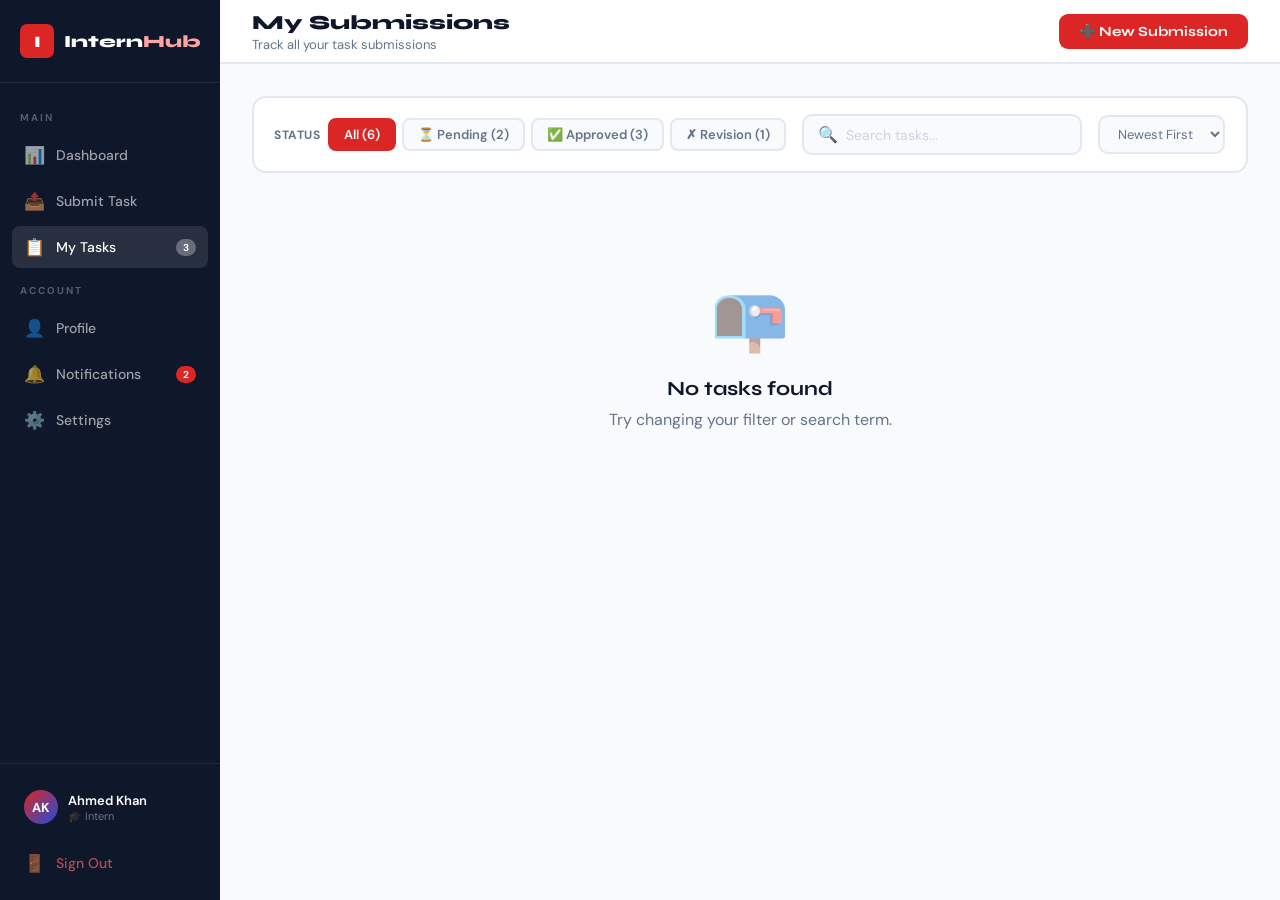
<file: view-tasks.html>
<!DOCTYPE html>
<html lang="en">
<head>
<meta charset="UTF-8">
<meta name="viewport" content="width=device-width, initial-scale=1.0">
<title>My Tasks – InternHub</title>
<link rel="stylesheet" href="css/components.css">
<link href="https://fonts.googleapis.com/css2?family=Syne:wght@400;600;700;800&family=DM+Sans:wght@300;400;500;600&display=swap" rel="stylesheet">
<style>
  :root{--red:#DC2626;--red-dark:#991B1B;--red-light:#FEE2E2;--blue:#1D4ED8;--blue-dark:#1E3A8A;--blue-light:#DBEAFE;--white:#fff;--dark:#0F172A;--gray:#64748B;--border:#E2E8F0;--off-white:#F8FAFC;--sidebar:220px}
  *{margin:0;padding:0;box-sizing:border-box}
  body{font-family:'DM Sans',sans-serif;background:var(--off-white);color:var(--dark);min-height:100vh;display:flex}
  h1,h2,h3,h4{font-family:'Syne',sans-serif}
  .sidebar{width:var(--sidebar);background:var(--dark);min-height:100vh;display:flex;flex-direction:column;position:fixed;left:0;top:0;bottom:0;z-index:50}
  .sidebar-logo{padding:24px 20px;border-bottom:1px solid rgba(255,255,255,.08);display:flex;align-items:center;gap:10px;text-decoration:none}
  .logo-icon{width:34px;height:34px;background:var(--red);border-radius:7px;display:flex;align-items:center;justify-content:center;font-family:'Syne',sans-serif;font-weight:800;color:white;font-size:16px;flex-shrink:0}
  .logo-text{font-family:'Syne',sans-serif;font-weight:800;font-size:17px;color:white}
  .logo-text span{color:#FCA5A5}
  .sidebar-nav{flex:1;padding:16px 12px;display:flex;flex-direction:column;gap:4px}
  .nav-section-title{font-size:10px;letter-spacing:2px;text-transform:uppercase;color:rgba(255,255,255,.3);padding:12px 8px 6px;font-weight:700}
  .nav-item{display:flex;align-items:center;gap:12px;padding:10px 12px;border-radius:10px;text-decoration:none;color:rgba(255,255,255,.6);font-size:14px;font-weight:500;transition:all .2s}
  .nav-item:hover{background:rgba(255,255,255,.08);color:white}
  .nav-item.active{background:var(--red);color:white}
  .nav-icon{font-size:17px;width:20px;text-align:center;flex-shrink:0}
  .nav-badge{margin-left:auto;background:var(--red);color:white;font-size:10px;font-weight:700;padding:2px 7px;border-radius:100px}
  .nav-item.active .nav-badge{background:rgba(255,255,255,.3)}
  .sidebar-bottom{padding:16px 12px;border-top:1px solid rgba(255,255,255,.08)}
  .user-profile{display:flex;align-items:center;gap:10px;padding:10px 12px;border-radius:10px;cursor:pointer}
  .user-avatar{width:34px;height:34px;border-radius:50%;background:linear-gradient(135deg,var(--red),var(--blue));display:flex;align-items:center;justify-content:center;font-weight:700;color:white;font-size:13px;flex-shrink:0}
  .user-name{font-size:13px;font-weight:600;color:white}
  .user-role{font-size:11px;color:rgba(255,255,255,.4)}
  .main{margin-left:var(--sidebar);flex:1;display:flex;flex-direction:column}
  .topbar{background:white;border-bottom:2px solid var(--border);padding:0 32px;height:64px;display:flex;align-items:center;justify-content:space-between}
  .topbar h1{font-size:20px;font-weight:800}
  .btn-new{padding:9px 20px;background:var(--red);color:white;border:none;border-radius:9px;font-size:14px;font-weight:700;font-family:'Syne',sans-serif;cursor:pointer;transition:all .2s;text-decoration:none;display:flex;align-items:center;gap:6px}
  .btn-new:hover{background:var(--red-dark)}
  .content{padding:32px}
  .filters-bar{background:white;border-radius:14px;border:2px solid var(--border);padding:16px 20px;margin-bottom:24px;display:flex;align-items:center;gap:16px;flex-wrap:wrap}
  .filter-group{display:flex;align-items:center;gap:8px}
  .filter-label{font-size:12px;font-weight:700;color:var(--gray);text-transform:uppercase;letter-spacing:.5px;white-space:nowrap}
  .filter-tabs{display:flex;gap:6px}
  .filter-tab{padding:6px 14px;border-radius:8px;border:2px solid var(--border);background:var(--off-white);font-size:13px;font-weight:600;color:var(--gray);cursor:pointer;transition:all .2s;font-family:'DM Sans',sans-serif}
  .filter-tab:hover{border-color:var(--blue);color:var(--blue)}
  .filter-tab.active{background:var(--red);color:white;border-color:var(--red)}
  .search-box{display:flex;align-items:center;gap:8px;background:var(--off-white);border:2px solid var(--border);border-radius:10px;padding:8px 14px;flex:1;max-width:280px}
  .search-box input{border:none;background:transparent;font-family:'DM Sans',sans-serif;font-size:14px;outline:none;width:100%;color:var(--dark)}
  .search-box input::placeholder{color:#CBD5E1}
  .sort-select{padding:8px 14px;border:2px solid var(--border);border-radius:10px;font-family:'DM Sans',sans-serif;font-size:13px;color:var(--gray);background:var(--off-white);outline:none;cursor:pointer}
  .tasks-grid{display:grid;grid-template-columns:repeat(auto-fill,minmax(340px,1fr));gap:20px}
  .task-card{background:white;border-radius:16px;border:2px solid var(--border);transition:all .3s;overflow:hidden}
  .task-card:hover{border-color:transparent;box-shadow:0 12px 40px rgba(0,0,0,.09);transform:translateY(-3px)}
  .task-card-top{padding:20px 20px 16px;border-bottom:1px solid var(--border);display:flex;align-items:flex-start;justify-content:space-between;gap:12px}
  .task-info { flex: 1; }
  .task-title{font-size:15px;font-weight:700;color:var(--dark);margin-bottom:4px;line-height:1.3}
  .task-cat{font-size:12px;color:var(--gray)}
  .badge{display:inline-flex;align-items:center;gap:4px;padding:5px 12px;border-radius:100px;font-size:12px;font-weight:700;white-space:nowrap}
  .badge-pending{background:#FEF3C7;color:#92400E}
  .badge-approved{background:#D1FAE5;color:#065F46}
  .badge-rejected{background:var(--red-light);color:var(--red-dark)}
  .task-card-body{padding:16px 20px}
  .task-desc{font-size:13px;color:var(--gray);line-height:1.6;margin-bottom:14px;display:-webkit-box;-webkit-line-clamp:2;-webkit-box-orient:vertical;overflow:hidden;line-clamp:2;}
  .task-meta-row{display:flex;justify-content:space-between;align-items:center}
  .task-date{font-size:12px;color:var(--gray);display:flex;align-items:center;gap:4px}
  .task-actions{display:flex;gap:8px}
  .task-btn{padding:6px 14px;border-radius:8px;font-size:12px;font-weight:600;cursor:pointer;transition:all .2s;font-family:'DM Sans',sans-serif;border:none}
  .btn-view{background:var(--blue-light);color:var(--blue)}
  .btn-view:hover{background:var(--blue);color:white}
  .btn-edit{background:var(--off-white);color:var(--dark);border:1px solid var(--border)}
  .btn-edit:hover{border-color:var(--gray);background:white}
  .btn-delete{background:var(--red-light);color:var(--red-dark)}
  .btn-delete:hover{background:var(--red);color:white}
  .task-feedback{margin-top:14px;padding:12px 14px;background:var(--off-white);border-radius:10px;border-left:3px solid var(--blue)}
  .task-feedback-label{font-size:11px;font-weight:700;letter-spacing:.5px;text-transform:uppercase;color:var(--blue);margin-bottom:4px}
  .task-feedback-text{font-size:13px;color:var(--dark)}
  .task-feedback.red-feedback{border-left-color:var(--red)}
  .task-feedback.red-feedback .task-feedback-label{color:var(--red)}
  .empty-state{grid-column:1/-1;text-align:center;padding:80px 20px;color:var(--gray)}
  .empty-state-icon{font-size:64px;margin-bottom:16px;opacity:.5}
  .empty-state h3{font-size:20px;margin-bottom:8px;color:var(--dark)}
  .modal-overlay{display:none;position:fixed;inset:0;background:rgba(0,0,0,.5);z-index:200;align-items:center;justify-content:center;backdrop-filter:blur(4px)}
  .modal-overlay.show{display:flex}
  .modal{background:white;border-radius:20px;padding:32px;max-width:540px;width:90%;position:relative;max-height:80vh;overflow-y:auto}
  .modal h3{font-size:20px;font-weight:800;margin-bottom:8px}
  .modal-close{position:absolute;top:20px;right:20px;width:32px;height:32px;border-radius:8px;border:1px solid var(--border);background:white;cursor:pointer;font-size:16px;display:flex;align-items:center;justify-content:center}
  .modal-close:hover{background:var(--red-light);border-color:var(--red)}
  .modal-field{margin-bottom:14px}
  .modal-field-label{font-size:11px;font-weight:700;letter-spacing:1px;text-transform:uppercase;color:var(--gray);margin-bottom:4px}
  .modal-field-value{font-size:14px;color:var(--dark);line-height:1.6}
  @media(max-width:768px){.sidebar{display:none}.main{margin-left:0}}
</style>
</head>
<body>

<!-- MODAL -->
<div class="modal-overlay" id="modal">
  <div class="modal">
    <button class="modal-close" onclick="closeModal()">✕</button>
    <h3 id="modalTitle">—</h3>
    <div style="margin-bottom:20px" id="modalBadge"></div>
    <div class="modal-field"><div class="modal-field-label">Category</div><div class="modal-field-value" id="modalCat">—</div></div>
    <div class="modal-field"><div class="modal-field-label">Submitted</div><div class="modal-field-value" id="modalDate">—</div></div>
    <div class="modal-field"><div class="modal-field-label">Description</div><div class="modal-field-value" id="modalDesc">—</div></div>
    <div class="modal-field" id="modalFeedbackWrap">
      <div class="modal-field-label">Admin Feedback</div>
      <div class="modal-field-value" id="modalFeedback">—</div>
    </div>
    <div style="margin-top:20px;display:flex;justify-content:flex-end;gap:10px">
      <button class="task-btn btn-edit" onclick="closeModal()">Close</button>
      <a href="submit-task.html" class="task-btn btn-view" style="text-decoration:none">Submit Similar</a>
    </div>
  </div>
</div>

<!-- SIDEBAR -->
<div data-component="sidebar-intern"></div>

<!-- MAIN -->
<div class="main">
  <div class="topbar">
    <div>
      <h1>My Submissions</h1>
      <p style="font-size:13px;color:var(--gray);margin-top:1px">Track all your task submissions</p>
    </div>
    <a href="submit-task.html" class="btn-new">➕ New Submission</a>
  </div>

  <div class="content">
    <div class="filters-bar">
      <div class="filter-group">
        <span class="filter-label">Status</span>
        <div class="filter-tabs">
          <button class="filter-tab active" onclick="filterTasks('all',this)">All (6)</button>
          <button class="filter-tab" onclick="filterTasks('pending',this)">⏳ Pending (2)</button>
          <button class="filter-tab" onclick="filterTasks('approved',this)">✅ Approved (3)</button>
          <button class="filter-tab" onclick="filterTasks('rejected',this)">✗ Revision (1)</button>
        </div>
      </div>
      <div class="search-box">
        <span>🔍</span>
        <input type="text" placeholder="Search tasks..." oninput="searchTasks(this.value)">
      </div>
      <select class="sort-select" onchange="sortTasks(this.value)">
        <option value="newest">Newest First</option>
        <option value="oldest">Oldest First</option>
        <option value="name">A–Z</option>
      </select>
    </div>

    <div class="tasks-grid" id="tasksGrid"></div>
  </div>
</div>

<script>
const tasks = window.TaskPortal ? TaskPortal.getTasks() : [];

let currentFilter = 'all';
let currentSearch = '';

function renderTasks() {
  const grid = document.getElementById('tasksGrid');
  let filtered = tasks.filter(t => {
    const matchFilter = currentFilter === 'all' || t.status === currentFilter;
    const matchSearch = t.title.toLowerCase().includes(currentSearch.toLowerCase()) || t.cat.toLowerCase().includes(currentSearch.toLowerCase());
    return matchFilter && matchSearch;
  });

  if (filtered.length === 0) {
    grid.innerHTML = `<div class="empty-state"><div class="empty-state-icon">📭</div><h3>No tasks found</h3><p>Try changing your filter or search term.</p></div>`;
    return;
  }

  const badgeMap = { pending:'<span class="badge badge-pending">⏳ Pending Review</span>', approved:'<span class="badge badge-approved">✅ Approved</span>', rejected:'<span class="badge badge-rejected">✗ Needs Revision</span>' };
  grid.innerHTML = filtered.map(t => `
    <div class="task-card" data-status="${t.status}">
      <div class="task-card-top">
        <div class="task-info">
          <div class="task-title">${t.title}</div>
          <div class="task-cat">📁 ${t.cat}</div>
        </div>
        ${badgeMap[t.status]}
      </div>
      <div class="task-card-body">
        <div class="task-desc">${t.desc}</div>
        ${t.feedback ? `<div class="task-feedback ${t.status==='rejected'?'red-feedback':''}"><div class="task-feedback-label">💬 Admin Feedback</div><div class="task-feedback-text">${t.feedback}</div></div>` : ''}
        <div class="task-meta-row" style="margin-top:${t.feedback?'14px':'0'}">
          <div class="task-date">📅 ${t.date}</div>
          <div class="task-actions">
            <button class="task-btn btn-view" onclick="openModal(${t.id})">👁 View</button>
            <button class="task-btn btn-edit">✏️</button>
            <button class="task-btn btn-delete">🗑</button>
          </div>
        </div>
      </div>
    </div>
  `).join('');
}

function filterTasks(status, el) {
  currentFilter = status;
  document.querySelectorAll('.filter-tab').forEach(t => t.classList.remove('active'));
  el.classList.add('active');
  renderTasks();
}
function searchTasks(val) { currentSearch = val; renderTasks(); }
function openModal(id) {
  const t = tasks.find(x => x.id === id);
  document.getElementById('modalTitle').textContent = t.title;
  const bm = { pending:'<span class="badge badge-pending">⏳ Pending Review</span>', approved:'<span class="badge badge-approved">✅ Approved</span>', rejected:'<span class="badge badge-rejected">✗ Needs Revision</span>' };
  document.getElementById('modalBadge').innerHTML = bm[t.status];
  document.getElementById('modalCat').textContent = t.cat;
  document.getElementById('modalDate').textContent = t.date;
  document.getElementById('modalDesc').textContent = t.desc;
  const fw = document.getElementById('modalFeedbackWrap');
  if (t.feedback) { fw.style.display = 'block'; document.getElementById('modalFeedback').textContent = t.feedback; }
  else { fw.style.display = 'none'; }
  document.getElementById('modal').classList.add('show');
}
function closeModal() { document.getElementById('modal').classList.remove('show'); }
document.getElementById('modal').addEventListener('click', function(e) { if (e.target === this) closeModal(); });
renderTasks();
</script>
<script src="js/tasks.js"></script>
<script src="js/components.js"></script>
<script src="js/main.js"></script>
</body>
</html>
</file>
<file: css/components.css>
/**
 * InternHub Component Styles
 */

.sidebar {
    max-height: 100vh !important;
    overflow-y: auto !important;
    scrollbar-width: thin;
    scrollbar-color: rgba(255,255,255,0.2) transparent;
}

.sidebar::-webkit-scrollbar { 
    width: 6px; 
}

.sidebar::-webkit-scrollbar-thumb { 
    background: rgba(255,255,255,0.2); 
    border-radius: 10px; 
}

/* Ensure data-component placeholders don't collapse before loading */
[data-component] {
    display: block;
    min-height: 1px;
}

/* Active link highlighting */
.nav-item.active, .nav-links a.active {
    background: rgba(255,255,255,0.1) !important;
    color: white !important;
    border-radius: 8px;
}

.sidebar-nav a.active {
    background: rgba(255,255,255,0.1);
    color: white;
}
</file>
